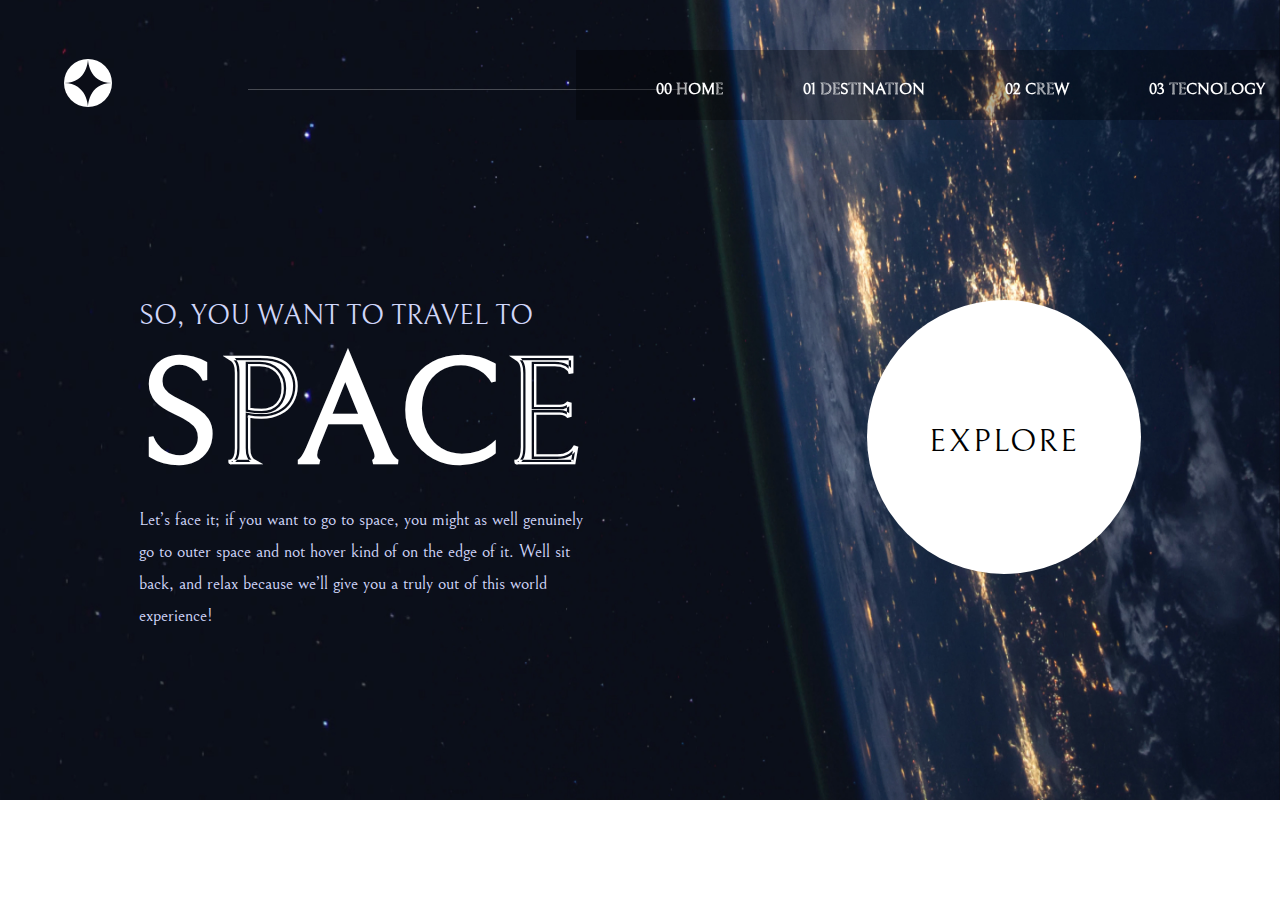
<file: index.html>
<!DOCTYPE html>
<html lang="en">
<head>
    <meta charset="UTF-8">
    <meta name="viewport" content="width=device-width, initial-scale=1.0">
    <title>Space Tourism</title>
    <!-- link css  -->
    <link rel="stylesheet" href="style.css">
    <!-- link responsive css  -->
    <link rel="stylesheet" href="responsive.css">
    <!-- link icons -->
    <link href='https://unpkg.com/boxicons@2.1.4/css/boxicons.min.css' rel='stylesheet'>
</head>
<body>
    <div class="header">
       <div class="logo"> <a href="#"><img src="image/Group 2.svg" alt="logo"></a></div>

       <div class="devider"><img src="image/Rectangle.png" alt="Rectangle" width="437px"></div>

        <div class="navmenu">
            <ul>
                <li><a href="index.html">00 HOME</a></li>
                <li><a href="distractionmoon.html">01 DESTINATION</a></li>
                <li><a href="crewA.html">02 CREW</a></li>
                <li><a href="tecA.html">03 TECNOLOGY</a></li>
            </ul>
        </div>
    </div>
    <section class="hero">
        <div class="content">
            <h5>SO, YOU WANT TO TRAVEL TO</h5>
            <h1>SPACE</h1>
            <p>Let’s face it; if you want to go to space, you might as well genuinely go to outer space and not hover kind of on the edge of it. Well sit back, and relax because we’ll give you a truly out of this world experience!</p>
        </div>
        <div class="explore">
            <a href="#">EXPLORE</a>
        </div>
    </section>
</body>
</html>
</file>
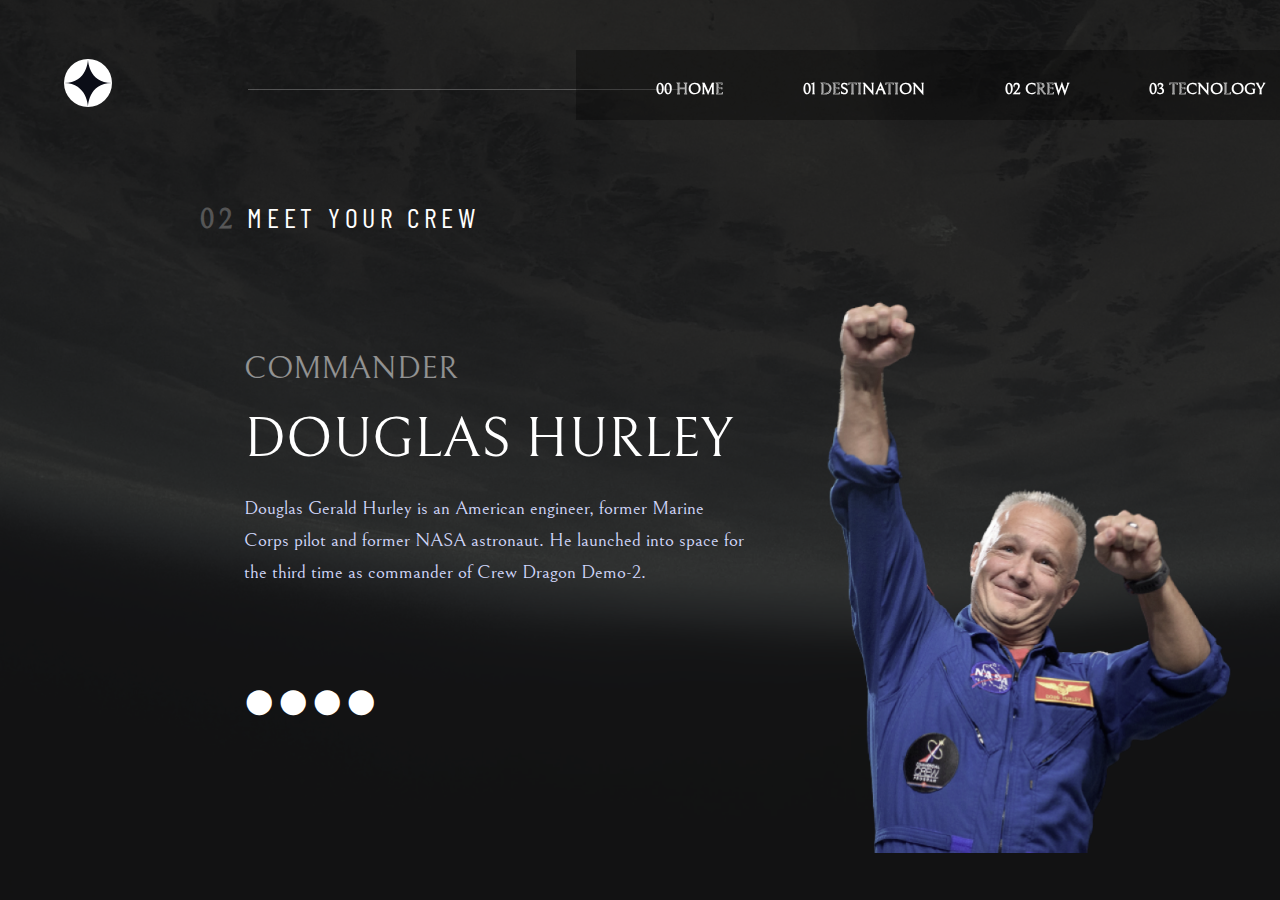
<file: crewA.html>
<!DOCTYPE html>
<html lang="en">
<head>
    <meta charset="UTF-8">
    <meta name="viewport" content="width=device-width, initial-scale=1.0">
    <title>Crew</title>
    <link rel="stylesheet" href="crewAstyle.css">
        <!-- link icons -->
        <link href='https://unpkg.com/boxicons@2.1.4/css/boxicons.min.css' rel='stylesheet'>
</head>
<body>
    <div class="header">
        <div class="logo"> <a href="#"><img src="image/Group 2.svg" alt="logo"></a></div>
 
        <div class="devider"><img src="image/Rectangle.png" alt="Rectangle" width="437px"></div>
 
         <div class="navmenu">
             <ul>
                 <li><a href="index.html">00 HOME</a></li>
                 <li><a href="distractionmoon.html">01 DESTINATION</a></li>
                 <li><a href="crewA.html">02 CREW</a></li>
                 <li><a href="tecA.html">03 TECNOLOGY</a></li>
             </ul>
         </div>
     </div>
     <sectio class="crew">
        <h5><span>02</span> Meet your crew</h5>
        <div class="crewa">
            <div class="content">
                <h4>Commander </h4>
                <h1>Douglas Hurley</h1>
                <p>Douglas Gerald Hurley is an American engineer, former Marine Corps pilot and former NASA astronaut. He launched into space for the third time as commander of Crew Dragon Demo-2.</p>
                <div class="icons">
                    <a href="crewA.html"><i class='bx bxs-circle'></i></a>
                    <a href="crewB.html"><i class='bx bxs-circle'></i></a>
                    <a href="crewC.html"><i class='bx bxs-circle'></i></a>
                    <a href="crewD.html"><i class='bx bxs-circle'></i></a>
                </div>
            </div>
            <div class="image">
                <img src="image/crew a.png" alt="human">
            </div>
        </div>
     </sectio>
</body>
</html>
</file>
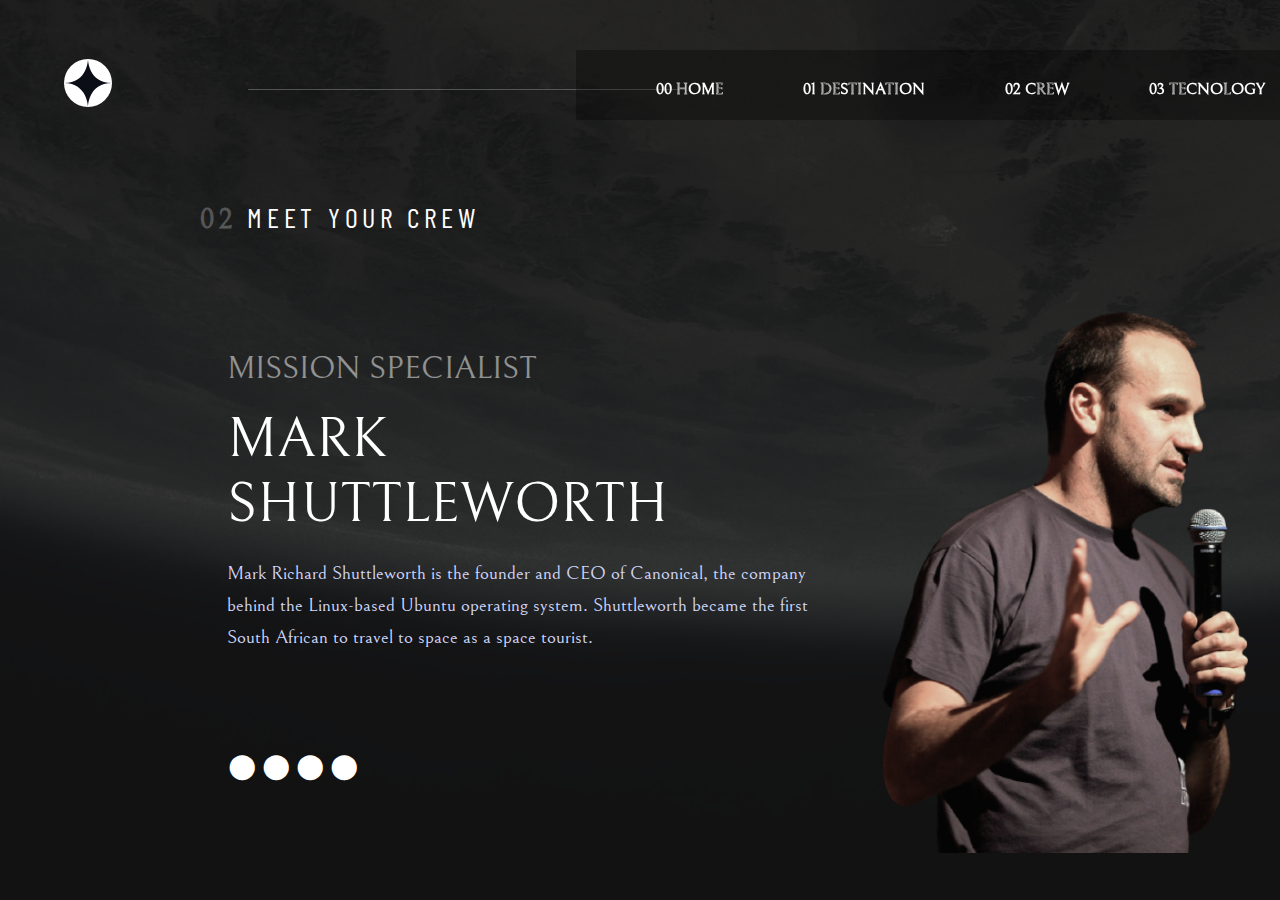
<file: crewB.html>
<!DOCTYPE html>
<html lang="en">
<head>
    <meta charset="UTF-8">
    <meta name="viewport" content="width=device-width, initial-scale=1.0">
    <title>Crew</title>
    <link rel="stylesheet" href="crewBstyle.css">
        <!-- link icons -->
        <link href='https://unpkg.com/boxicons@2.1.4/css/boxicons.min.css' rel='stylesheet'>
</head>
<body>
    <div class="header">
        <div class="logo"> <a href="#"><img src="image/Group 2.svg" alt="logo"></a></div>
 
        <div class="devider"><img src="image/Rectangle.png" alt="Rectangle" width="437px"></div>
 
         <div class="navmenu">
             <ul>
                 <li><a href="index.html">00 HOME</a></li>
                 <li><a href="distractionmoon.html">01 DESTINATION</a></li>
                 <li><a href="crewA.html">02 CREW</a></li>
                 <li><a href="tecA.html">03 TECNOLOGY</a></li>
             </ul>
         </div>
     </div>
     <sectio class="crew">
        <h5><span>02</span> Meet your crew</h5>
        <div class="crewa">
            <div class="content">
                <h4>Mission Specialist  </h4>
                <h1>MARK SHUTTLEWORTH</h1>
                <p>Mark Richard Shuttleworth is the founder and CEO of Canonical, the company behind the Linux-based Ubuntu operating system. Shuttleworth became the first South African to travel to space as a space tourist.</p>
                <div class="icons">
                    <a href="crewA.html"><i class='bx bxs-circle'></i></a>
                    <a href="crewB.html"><i class='bx bxs-circle'></i></a>
                    <a href="crewC.html"><i class='bx bxs-circle'></i></a>
                    <a href="crewD.html"><i class='bx bxs-circle'></i></a>
                </div>
            </div>
            <div class="image">
                <img src="image/crew B.png" alt="human">
            </div>
        </div>
     </sectio>
</body>
</html>
</file>
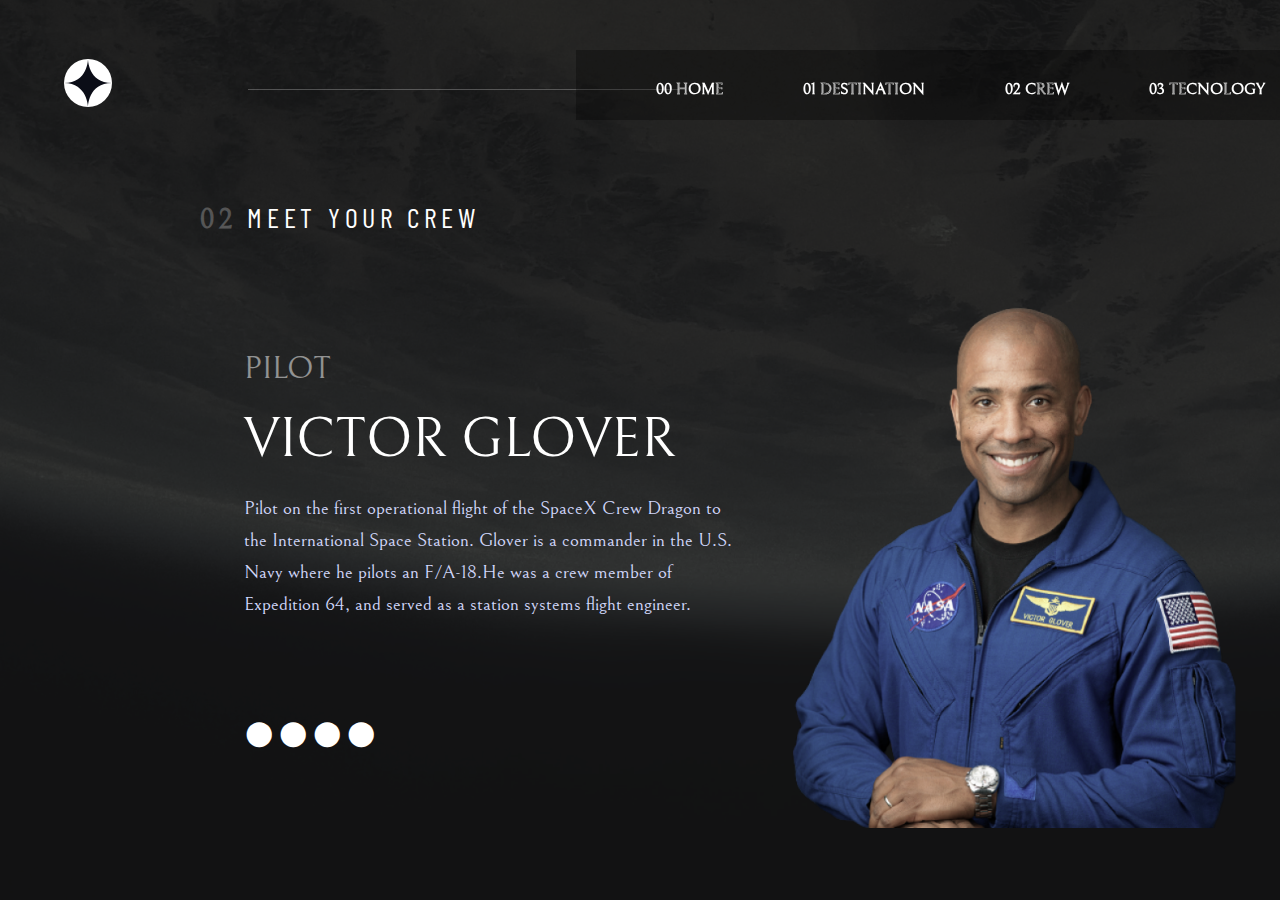
<file: crewC.html>
<!DOCTYPE html>
<html lang="en">
<head>
    <meta charset="UTF-8">
    <meta name="viewport" content="width=device-width, initial-scale=1.0">
    <title>Crew</title>
    <link rel="stylesheet" href="crewCstyle.css">
        <!-- link icons -->
        <link href='https://unpkg.com/boxicons@2.1.4/css/boxicons.min.css' rel='stylesheet'>
</head>
<body>
    <div class="header">
        <div class="logo"> <a href="#"><img src="image/Group 2.svg" alt="logo"></a></div>
 
        <div class="devider"><img src="image/Rectangle.png" alt="Rectangle" width="437px"></div>
 
         <div class="navmenu">
             <ul>
                 <li><a href="index.html">00 HOME</a></li>
                 <li><a href="distractionmoon.html">01 DESTINATION</a></li>
                 <li><a href="crewA.html">02 CREW</a></li>
                 <li><a href="tecA.html">03 TECNOLOGY</a></li>
             </ul>
         </div>
     </div>
     <sectio class="crew">
        <h5><span>02</span> Meet your crew</h5>
        <div class="crewa">
            <div class="content">
                <h4>PILOT </h4>
                <h1>Victor Glover</h1>
                <p>Pilot on the first operational flight of the SpaceX Crew Dragon to the International Space Station. Glover is a commander in the U.S. Navy where he pilots an F/A-18.He was a crew member of Expedition 64, and served as a station systems flight engineer. </p>
                <div class="icons">
                    <a href="crewA.html"><i class='bx bxs-circle'></i></a>
                    <a href="crewB.html"><i class='bx bxs-circle'></i></a>
                    <a href="crewC.html"><i class='bx bxs-circle'></i></a>
                    <a href="crewD.html"><i class='bx bxs-circle'></i></a>
                </div>
            </div>
            <div class="image">
                <img src="image/crew C.png" alt="human">
            </div>
        </div>
     </sectio>
</body>
</html>
</file>
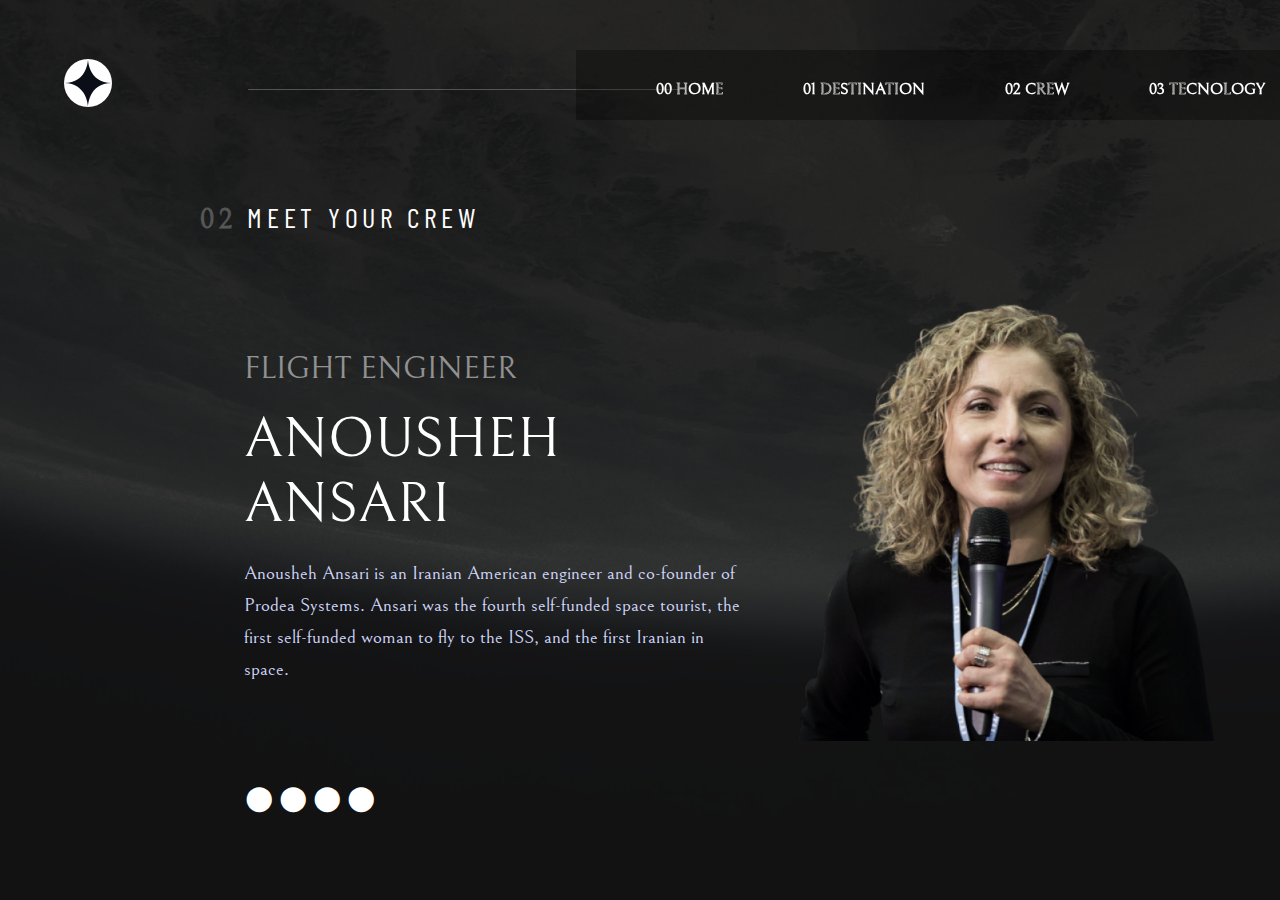
<file: crewD.html>
<!DOCTYPE html>
<html lang="en">
<head>
    <meta charset="UTF-8">
    <meta name="viewport" content="width=device-width, initial-scale=1.0">
    <title>Crew</title>
    <link rel="stylesheet" href="crewDstyle.css">
        <!-- link icons -->
        <link href='https://unpkg.com/boxicons@2.1.4/css/boxicons.min.css' rel='stylesheet'>
</head>
<body>
    <div class="header">
        <div class="logo"> <a href="#"><img src="image/Group 2.svg" alt="logo"></a></div>
 
        <div class="devider"><img src="image/Rectangle.png" alt="Rectangle" width="437px"></div>
 
         <div class="navmenu">
             <ul>
                 <li><a href="index.html">00 HOME</a></li>
                 <li><a href="distractionmoon.html">01 DESTINATION</a></li>
                 <li><a href="crewA.html">02 CREW</a></li>
                 <li><a href="tecA.html">03 TECNOLOGY</a></li>
             </ul>
         </div>
     </div>
     <sectio class="crew">
        <h5><span>02</span> Meet your crew</h5>
        <div class="crewa">
            <div class="content">
                <h4>Flight Engineer </h4>
                <h1>Anousheh Ansari</h1>
                <p>Anousheh Ansari is an Iranian American engineer and co-founder of Prodea Systems. Ansari was the fourth self-funded space tourist, the first self-funded woman to fly to the ISS, and the first Iranian in space.  </p>
                <div class="icons">
                    <a href="crewA.html"><i class='bx bxs-circle'></i></a>
                    <a href="crewB.html"><i class='bx bxs-circle'></i></a>
                    <a href="crewC.html"><i class='bx bxs-circle'></i></a>
                    <a href="crewD.html"><i class='bx bxs-circle'></i></a>
                </div>
            </div>
            <div class="image">
                <img src="image/crew D.png" alt="human">
            </div>
        </div>
     </sectio>
</body>
</html>
</file>
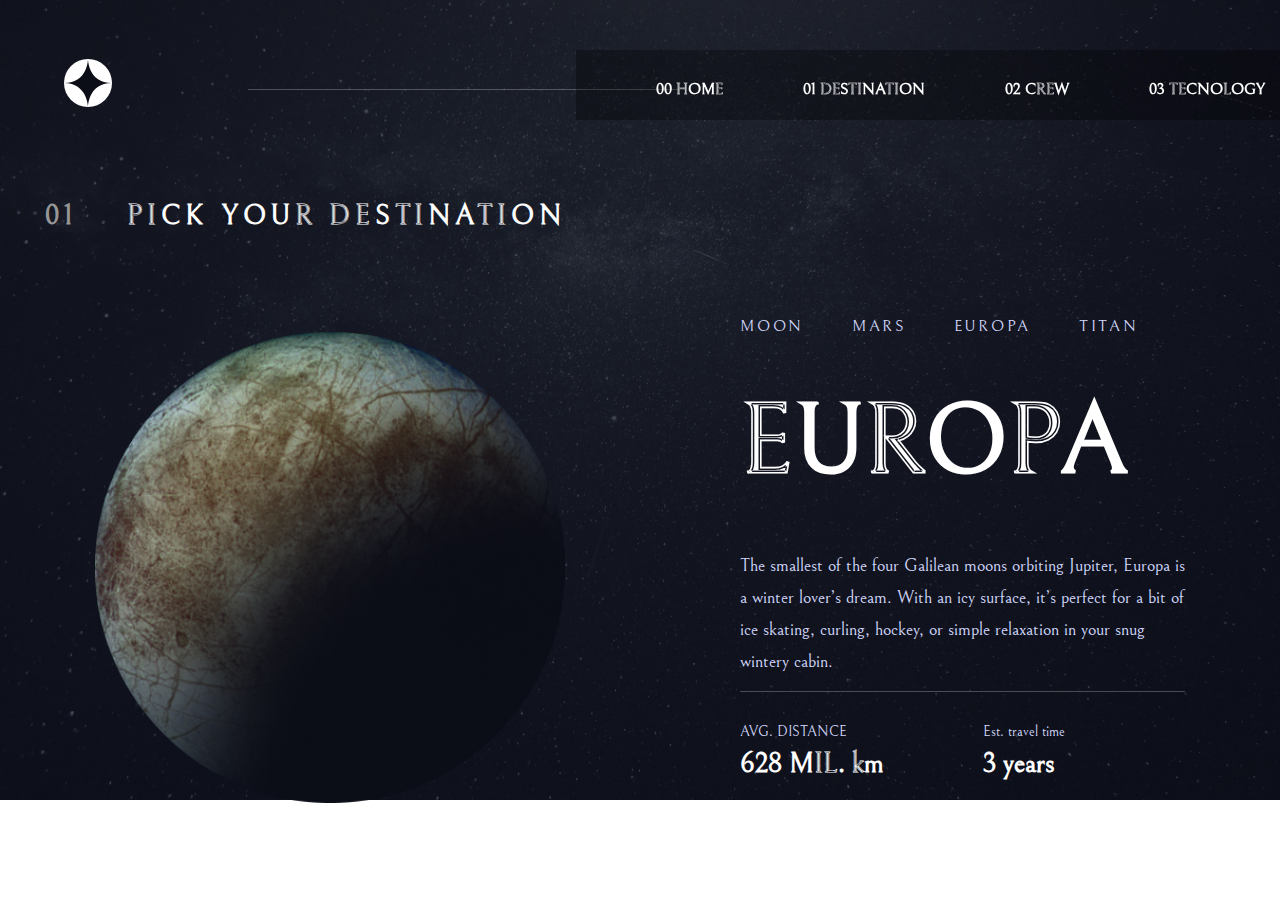
<file: distractioneuropa.html>
<!DOCTYPE html>
<html lang="en">
<head>
    <meta charset="UTF-8">
    <meta name="viewport" content="width=device-width, initial-scale=1.0">
    <title>EUROPA</title>
    <!-- link css  -->
    <link rel="stylesheet" href="europastyle.css">
    <!-- link icons -->
    <link href='https://unpkg.com/boxicons@2.1.4/css/boxicons.min.css' rel='stylesheet'>
</head>
<body>
    <div class="header">
        <div class="logo"> <a href="#"><img src="image/Group 2.svg" alt="logo"></a></div>
 
        <div class="devider"><img src="image/Rectangle.png" alt="Rectangle" width="437px"></div>
 
         <div class="navmenu">
             <ul>
                 <li><a href="index.html">00 HOME</a></li>
                 <li><a href="distractionmoon.html">01 DESTINATION</a></li>
                 <li><a href="crewA.html">02 CREW</a></li>
                 <li><a href="tecA.html">03 TECNOLOGY</a></li>
             </ul>
         </div>
     </div>
     <!-- Hero section  -->
     <section class="europa">  
        <div class="image">
            <h2><span>01</span>PICK YOUR DESTINATION</h2>
            <img src="image/europa.png" alt="europa">
        </div>
        <!-- hero content  -->
        <div class="content">
            <ul class="subnav">
                <li><a href="distractionmoon.html">MOON</a></li>
                <li><a href="distractionmars.html">MARS</a></li>
                <li><a href="distractioneuropa.html">EUROPA</a></li>
                <li><a href="distractiontitan.html">TITAN</a></li>
            </ul>
            <h1>EUROPA</h1>
            <p>The smallest of the four Galilean moons orbiting Jupiter, Europa is a winter lover’s dream. With an icy surface, it’s perfect for a bit of ice skating, curling, hockey, or simple relaxation in your snug wintery cabin.</p>
            <img src="image/Rectangle.png" alt="rectangle">
            <div class="distance">
                <div class="space">
                    <p>AVG. DISTANCE</p>
                    <h5>628 MIL. km</h5>
                </div>
                <div class="time">
                    <p>Est. travel time</p>
                    <h5>3 years</h5>
                </div>
            </div>
        </div>
        <!-- hero content  -->
     </section>
             <!-- hero section  -->
</body>
</html>
</file>
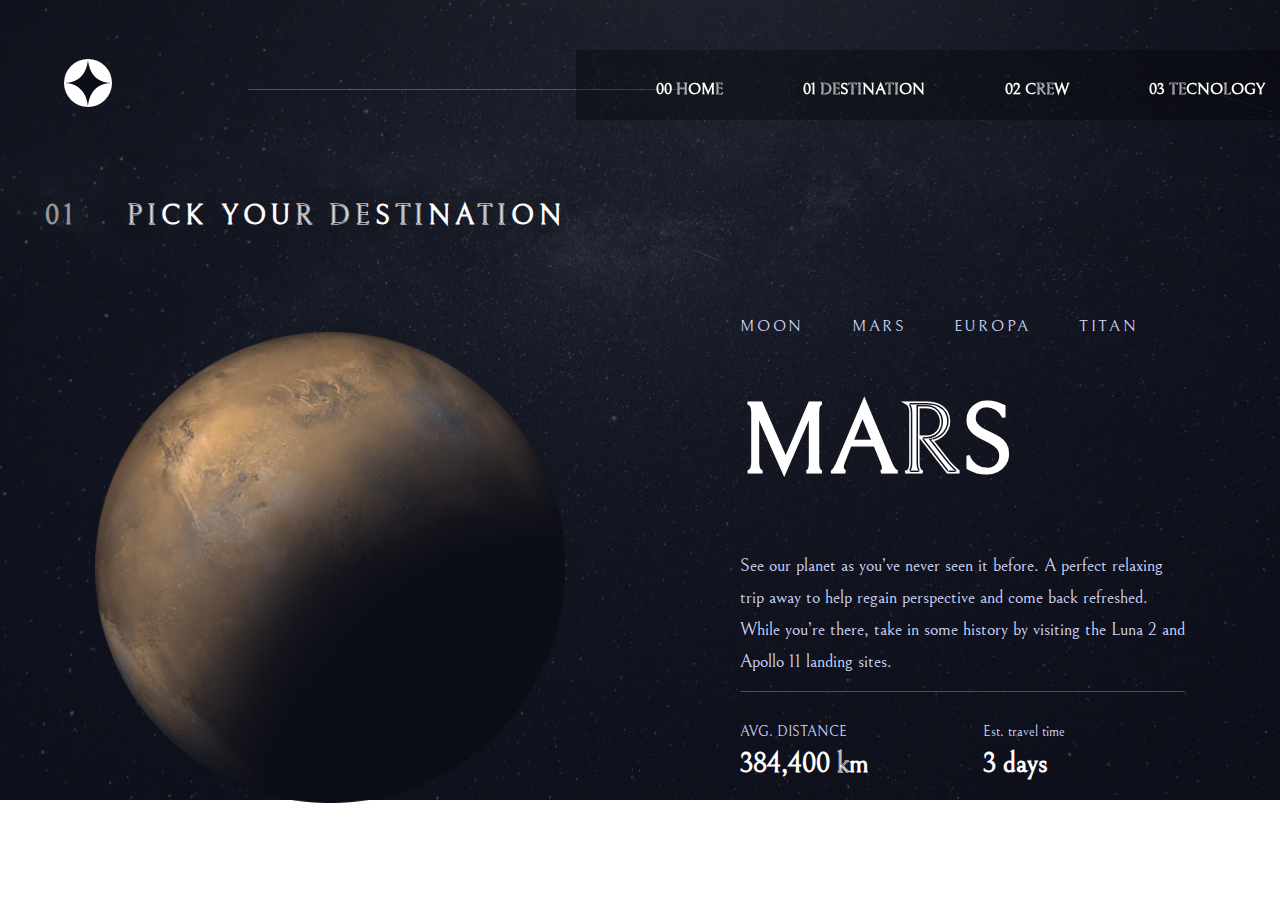
<file: distractionmars.html>
<!DOCTYPE html>
<html lang="en">
<head>
    <meta charset="UTF-8">
    <meta name="viewport" content="width=device-width, initial-scale=1.0">
    <title>MARS</title>
    <!-- link css  -->
    <link rel="stylesheet" href="marstyle.css">
    <!-- link icons -->
    <link href='https://unpkg.com/boxicons@2.1.4/css/boxicons.min.css' rel='stylesheet'>
</head>
<body>
    <div class="header">
        <div class="logo"> <a href="#"><img src="image/Group 2.svg" alt="logo"></a></div>
 
        <div class="devider"><img src="image/Rectangle.png" alt="Rectangle" width="437px"></div>
 
         <div class="navmenu">
             <ul>
                 <li><a href="index.html">00 HOME</a></li>
                 <li><a href="distractionmoon.html">01 DESTINATION</a></li>
                 <li><a href="crewA.html">02 CREW</a></li>
                 <li><a href="tecA.html">03 TECNOLOGY</a></li>
             </ul>
         </div>
     </div>
     <!-- Hero section  -->
     <section class="mars">  
        <div class="image">
            <h2><span>01</span>PICK YOUR DESTINATION</h2>
            <img src="image/mars.png" alt="mars">
        </div>
        <!-- hero content  -->
        <div class="content">
            <ul class="subnav">
                <li><a href="distractionmoon.html">MOON</a></li>
                <li><a href="distractionmars.html">MARS</a></li>
                <li><a href="distractioneuropa.html">EUROPA</a></li>
                <li><a href="distractiontitan.html">TITAN</a></li>
            </ul>
            <h1>MARS</h1>
            <p>See our planet as you’ve never seen it before. A perfect relaxing trip away to help regain perspective and come back refreshed. While you’re there, take in some history by visiting the Luna 2 and Apollo 11 landing sites.</p>
            <img src="image/Rectangle.png" alt="rectangle">
            <div class="distance">
                <div class="space">
                    <p>AVG. DISTANCE</p>
                    <h5>384,400 km</h5>
                </div>
                <div class="time">
                    <p>Est. travel time</p>
                    <h5>3 days</h5>
                </div>
            </div>
        </div>
        <!-- hero content  -->
     </section>
             <!-- hero section  -->
</body>
</html>
</file>
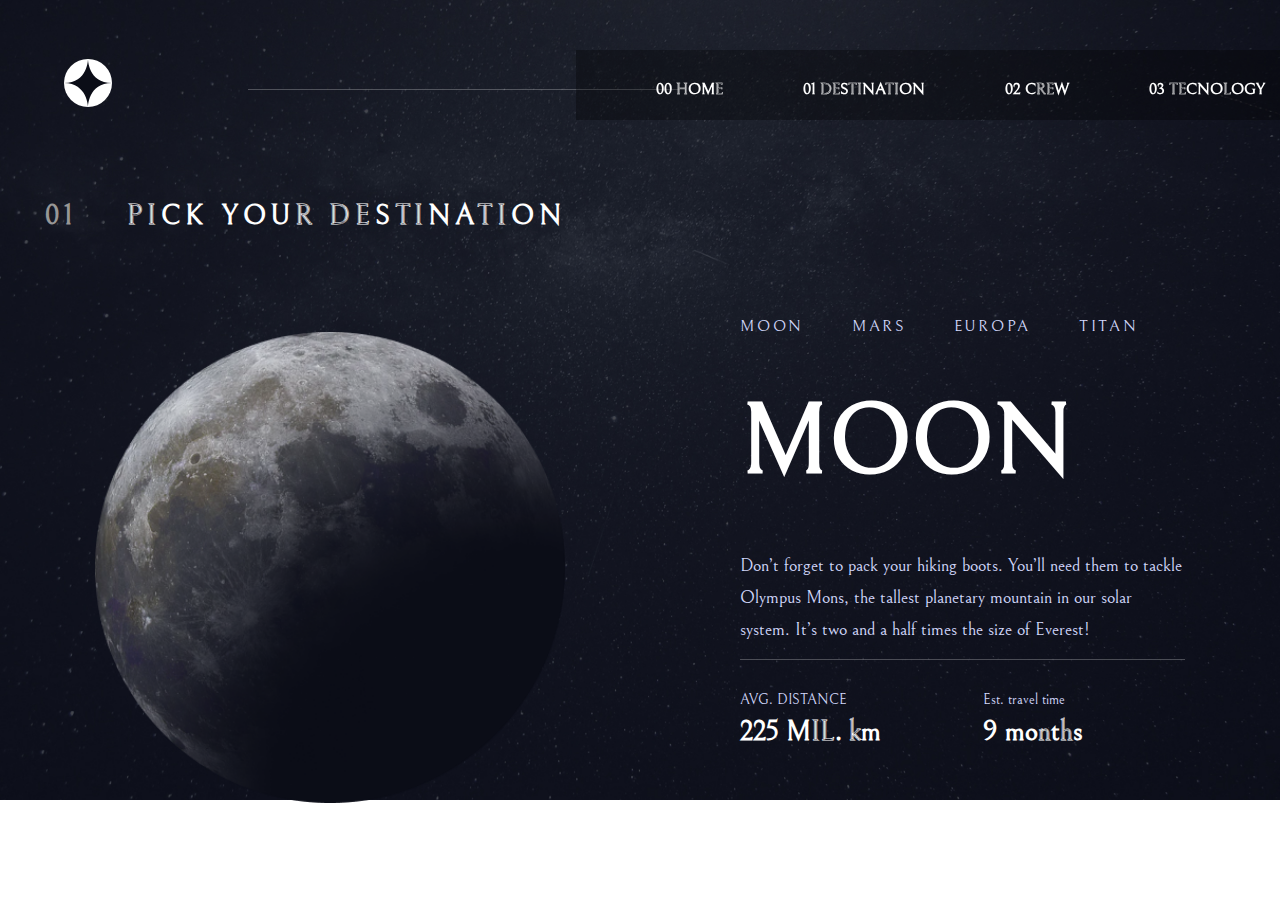
<file: distractionmoon.html>
<!DOCTYPE html>
<html lang="en">
<head>
    <meta charset="UTF-8">
    <meta name="viewport" content="width=device-width, initial-scale=1.0">
    <title>MOON</title>
    <!-- link css  -->
    <link rel="stylesheet" href="moonstyle.css">
    <!-- link icons -->
    <link href='https://unpkg.com/boxicons@2.1.4/css/boxicons.min.css' rel='stylesheet'>
</head>
<body>
    <div class="header">
        <div class="logo"> <a href="#"><img src="image/Group 2.svg" alt="logo"></a></div>
 
        <div class="devider"><img src="image/Rectangle.png" alt="Rectangle" width="437px"></div>
 
         <div class="navmenu">
             <ul>
                 <li><a href="index.html">00 HOME</a></li>
                 <li><a href="distractionmoon.html">01 DESTINATION</a></li>
                 <li><a href="crewA.html">02 CREW</a></li>
                 <li><a href="tecA.html">03 TECNOLOGY</a></li>
             </ul>
         </div>
     </div>
     <!-- Hero section  -->
     <section class="moon">  
        <div class="image">
            <h2><span>01</span>PICK YOUR DESTINATION</h2>
            <img src="image/Moon.png" alt="moon">
        </div>
        <!-- hero content  -->
        <div class="content">
            <ul class="subnav">
                <li><a href="distractionmoon.html">MOON</a></li>
                <li><a href="distractionmars.html">MARS</a></li>
                <li><a href="distractioneuropa.html">EUROPA</a></li>
                <li><a href="distractiontitan.html">TITAN</a></li>
            </ul>
            <h1>MOON</h1>
            <p>Don’t forget to pack your hiking boots. You’ll need them to tackle Olympus Mons, the tallest planetary mountain in our solar system. It’s two and a half times the size of Everest!</p>
            <img src="image/Rectangle.png" alt="rectangle">
            <div class="distance">
                <div class="space">
                    <p>AVG. DISTANCE</p>
                    <h5>225 MIL. km</h5>
                </div>
                <div class="time">
                    <p>Est. travel time</p>
                    <h5>9 months</h5>
                </div>
            </div>
        </div>
        <!-- hero content  -->
     </section>
             <!-- hero section  -->
</body>
</html>
</file>
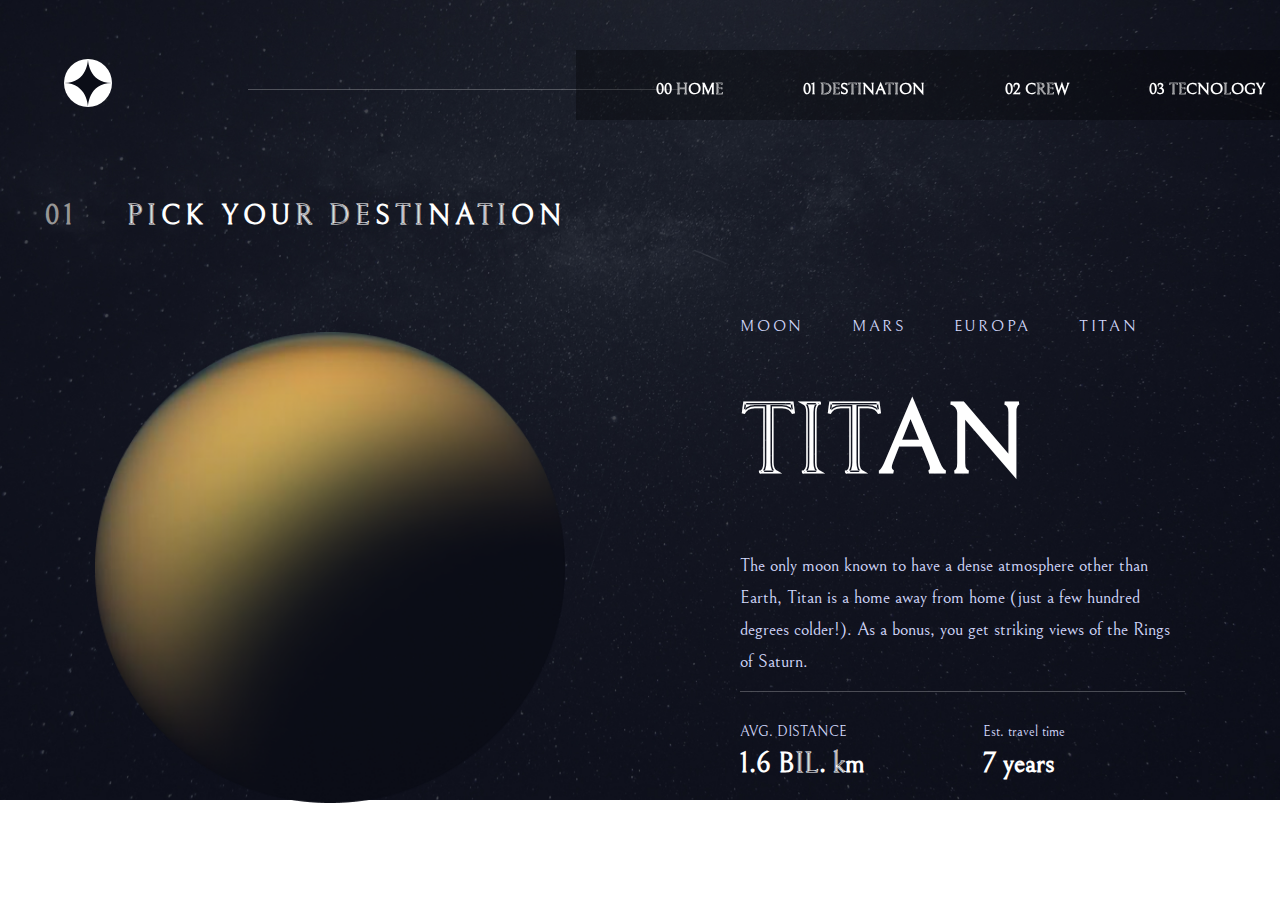
<file: distractiontitan.html>
<!DOCTYPE html>
<html lang="en">
<head>
    <meta charset="UTF-8">
    <meta name="viewport" content="width=device-width, initial-scale=1.0">
    <title>TITAN</title>
    <!-- link css  -->
    <link rel="stylesheet" href="titanstyle.css">
    <!-- link icons -->
    <link href='https://unpkg.com/boxicons@2.1.4/css/boxicons.min.css' rel='stylesheet'>
</head>
<body>
    <div class="header">
        <div class="logo"> <a href="#"><img src="image/Group 2.svg" alt="logo"></a></div>
 
        <div class="devider"><img src="image/Rectangle.png" alt="Rectangle" width="437px"></div>
 
         <div class="navmenu">
             <ul>
                 <li><a href="index.html">00 HOME</a></li>
                 <li><a href="distractionmoon.html">01 DESTINATION</a></li>
                 <li><a href="crewA.html">02 CREW</a></li>
                 <li><a href="tecA.html">03 TECNOLOGY</a></li>
             </ul>
         </div>
     </div>
     <!-- Hero section  -->
     <section class="titan">  
        <div class="image">
            <h2><span>01</span>PICK YOUR DESTINATION</h2>
            <img src="image/Titan.png" alt="titan">
        </div>
        <!-- hero content  -->
        <div class="content">
            <ul class="subnav">
                <li><a href="distractionmoon.html">MOON</a></li>
                <li><a href="distractionmars.html">MARS</a></li>
                <li><a href="distractioneuropa.html">EUROPA</a></li>
                <li><a href="distractiontitan.html">TITAN</a></li>
            </ul>
            <h1>TITAN</h1>
            <p>The only moon known to have a dense atmosphere other than Earth, Titan is a home away from home (just a few hundred degrees colder!). As a bonus, you get striking views of the Rings of Saturn.</p>
            <img src="image/Rectangle.png" alt="rectangle">
            <div class="distance">
                <div class="space">
                    <p>AVG. DISTANCE</p>
                    <h5>1.6 BIL. km</h5>
                </div>
                <div class="time">
                    <p>Est. travel time</p>
                    <h5>7 years</h5>
                </div>
            </div>
        </div>
        <!-- hero content  -->
     </section>
             <!-- hero section  -->
</body>
</html>
</file>
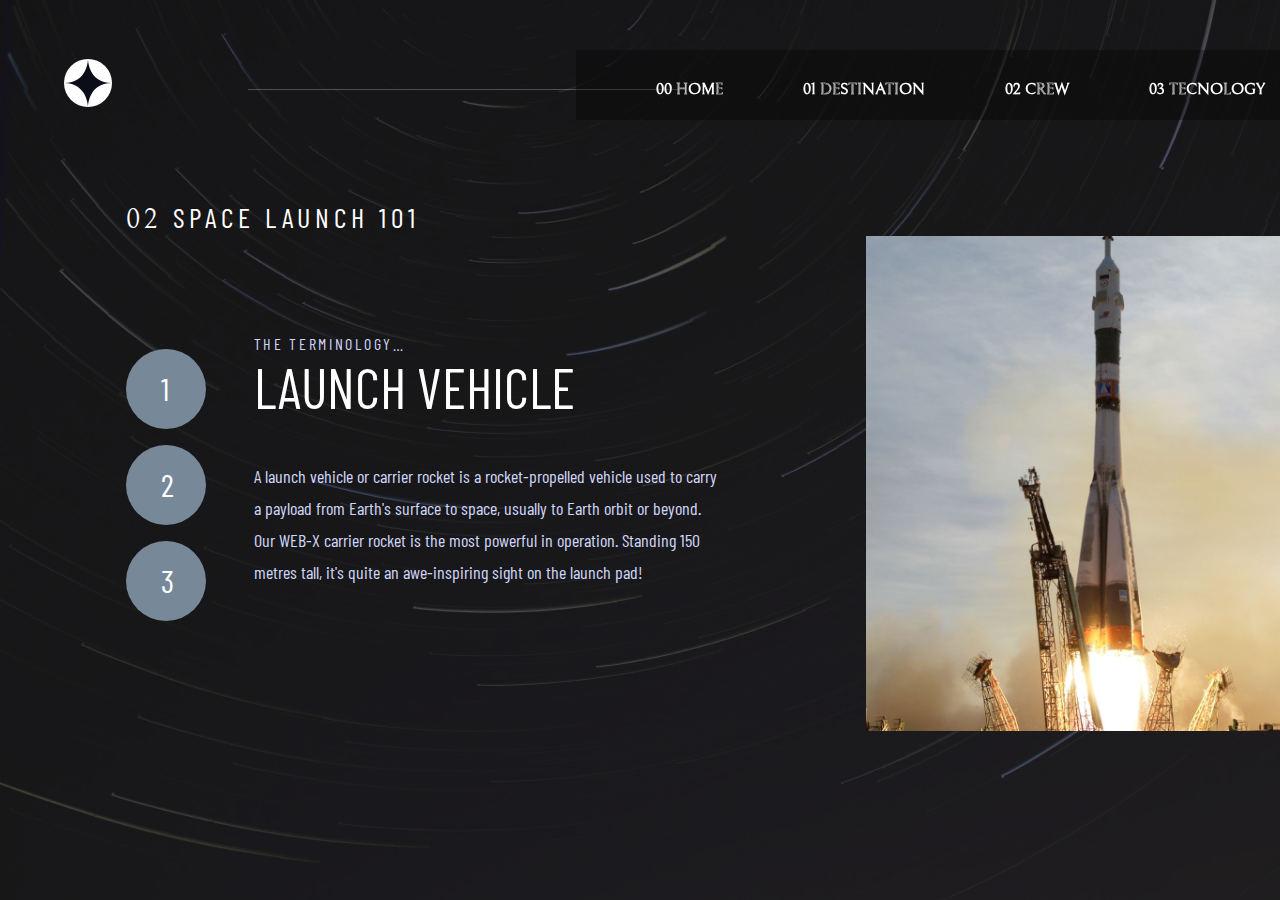
<file: tecA.html>
<!DOCTYPE html>
<html lang="en">
<head>
    <meta charset="UTF-8">
    <meta name="viewport" content="width=device-width, initial-scale=1.0">
    <title>Tecnology</title>
    <link rel="stylesheet" href="tecAstyle.css">
        <!-- link icons -->
        <link href='https://unpkg.com/boxicons@2.1.4/css/boxicons.min.css' rel='stylesheet'>
</head>
<body>
    <div class="header">
        <div class="logo"> <a href="#"><img src="image/Group 2.svg" alt="logo"></a></div>
 
        <div class="devider"><img src="image/Rectangle.png" alt="Rectangle" width="437px"></div>
 
         <div class="navmenu">
             <ul>
                 <li><a href="index.html">00 HOME</a></li>
                 <li><a href="distractionmoon.html">01 DESTINATION</a></li>
                 <li><a href="crewA.html">02 CREW</a></li>
                 <li><a href="tecA.html">03 TECNOLOGY</a></li>
             </ul>
         </div>
     </div>
     <!-- Tecnology section  -->
     <section class="tec">
        <h5><span>02</span> SPACE LAUNCH 101</h5>
        <div class="tecA">
            <div class="tec-link">
                <div class="page">
                    <a href="tecA.html">1</a>
                </div>
                <div class="page">
                    <a href="tecB.html">2</a>
                </div>
                <div class="page">
                    <a href="tecC.html">3</a>
                </div>
            </div>
            <div class="tec-content">
                <h4>THE TERMINOLOGY…</h4>
                <h1>LAUNCH VEHICLE</h1>
                <p>A launch vehicle or carrier rocket is a rocket-propelled vehicle used to carry a payload from Earth's surface to space, usually to Earth orbit or beyond. Our WEB-X carrier rocket is the most powerful in operation. Standing 150 metres tall, it's quite an awe-inspiring sight on the launch pad!</p>
            </div>
            <div class="tec-img">
                <img src="image/tec1.png" alt="rocket">
            </div>
        </div>
     </section>
     <!-- Tecnology section end -->
</body>
</html>
</file>
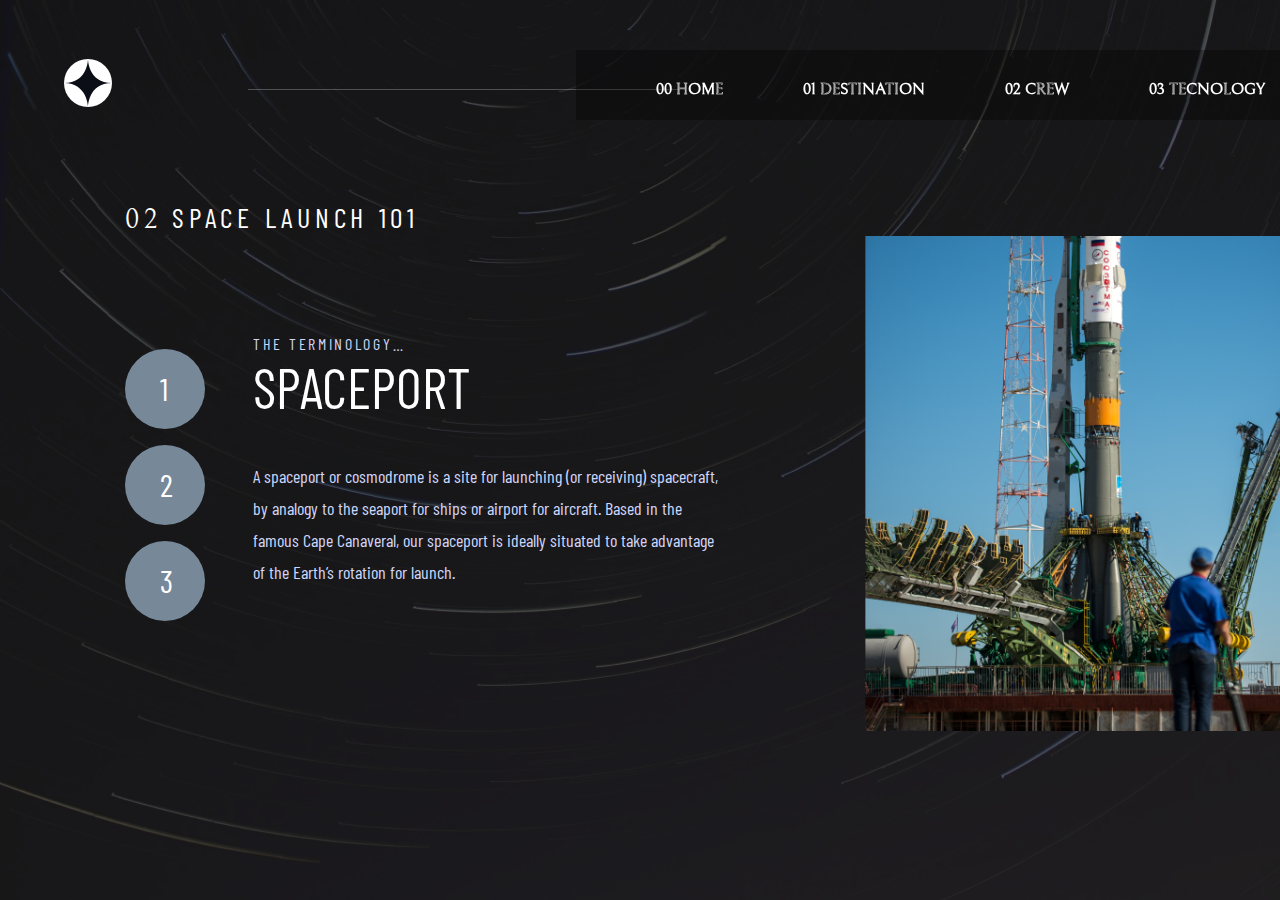
<file: tecB.html>
<!DOCTYPE html>
<html lang="en">
<head>
    <meta charset="UTF-8">
    <meta name="viewport" content="width=device-width, initial-scale=1.0">
    <title>Tecnology</title>
    <link rel="stylesheet" href="tecBstyle.css">
        <!-- link icons -->
        <link href='https://unpkg.com/boxicons@2.1.4/css/boxicons.min.css' rel='stylesheet'>
</head>
<body>
    <div class="header">
        <div class="logo"> <a href="#"><img src="image/Group 2.svg" alt="logo"></a></div>
 
        <div class="devider"><img src="image/Rectangle.png" alt="Rectangle" width="437px"></div>
 
         <div class="navmenu">
             <ul>
                 <li><a href="index.html">00 HOME</a></li>
                 <li><a href="distractionmoon.html">01 DESTINATION</a></li>
                 <li><a href="crewA.html">02 CREW</a></li>
                 <li><a href="tecA.html">03 TECNOLOGY</a></li>
             </ul>
         </div>
     </div>
     <!-- Tecnology section  -->
     <section class="tec">
        <h5><span>02</span> SPACE LAUNCH 101</h5>
        <div class="tecA">
            <div class="tec-link">
                <div class="page">
                    <a href="tecA.html">1</a>
                </div>
                <div class="page">
                    <a href="tecB.html">2</a>
                </div>
                <div class="page">
                    <a href="tecC.html">3</a>
                </div>
            </div>
            <div class="tec-content">
                <h4>THE TERMINOLOGY…</h4>
                <h1>SPACEPORT</h1>
                <p>A spaceport or cosmodrome is a site for launching (or receiving) spacecraft, by analogy to the seaport for ships or airport for aircraft. Based in the famous Cape Canaveral, our spaceport is ideally situated to take advantage of the Earth’s rotation for launch.</p>
            </div>
            <div class="tec-img">
                <img src="image/tec2.png" alt="rocket">
            </div>
        </div>
     </section>
     <!-- Tecnology section end -->
</body>
</html>
</file>
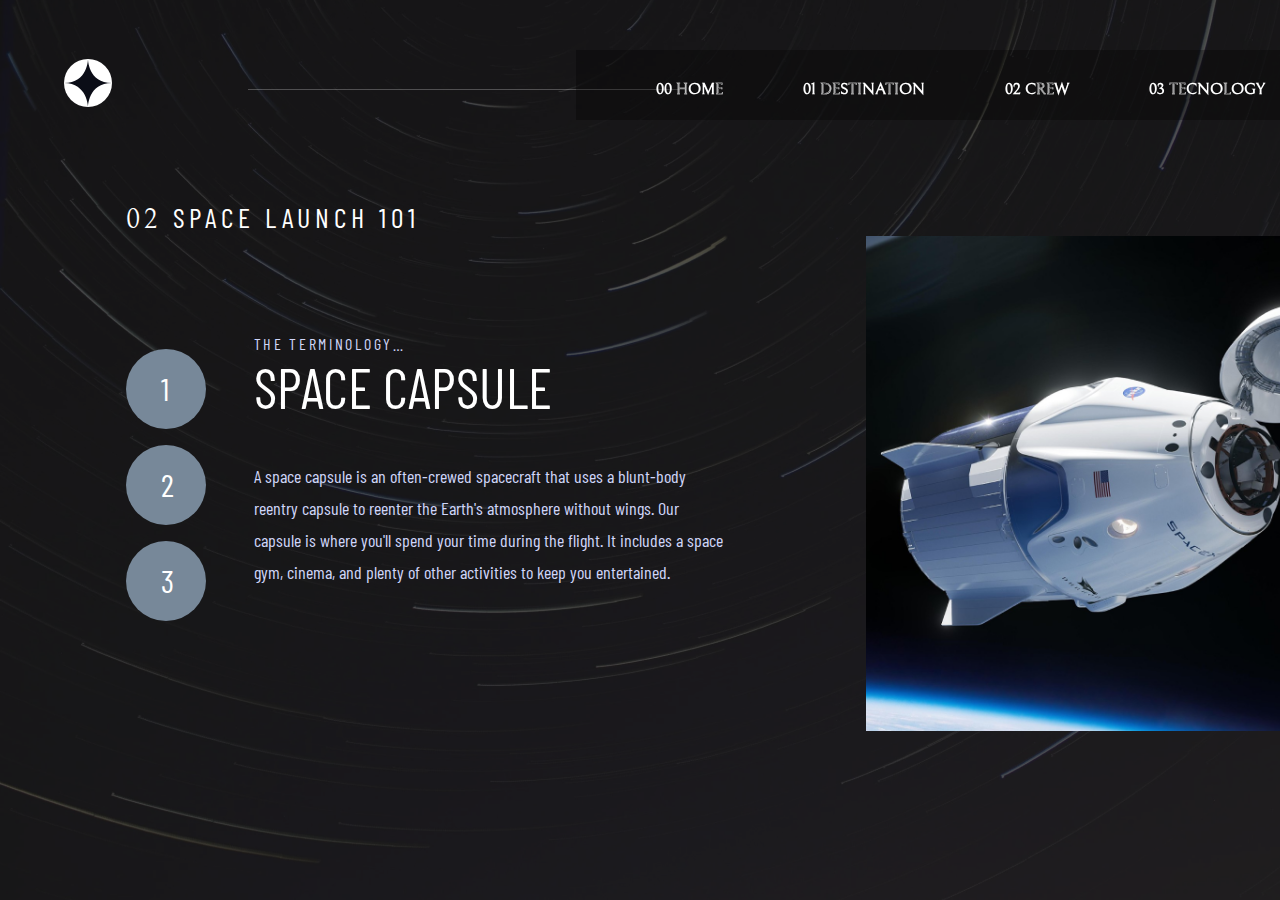
<file: tecC.html>
<!DOCTYPE html>
<html lang="en">
<head>
    <meta charset="UTF-8">
    <meta name="viewport" content="width=device-width, initial-scale=1.0">
    <title>Tecnology</title>
    <link rel="stylesheet" href="tecCstyle.css">
        <!-- link icons -->
        <link href='https://unpkg.com/boxicons@2.1.4/css/boxicons.min.css' rel='stylesheet'>
</head>
<body>
    <div class="header">
        <div class="logo"> <a href="#"><img src="image/Group 2.svg" alt="logo"></a></div>
 
        <div class="devider"><img src="image/Rectangle.png" alt="Rectangle" width="437px"></div>
 
         <div class="navmenu">
             <ul>
                 <li><a href="index.html">00 HOME</a></li>
                 <li><a href="distractionmoon.html">01 DESTINATION</a></li>
                 <li><a href="crewA.html">02 CREW</a></li>
                 <li><a href="tecA.html">03 TECNOLOGY</a></li>
             </ul>
         </div>
     </div>
     <!-- Tecnology section  -->
     <section class="tec">
        <h5><span>02</span> SPACE LAUNCH 101</h5>
        <div class="tecA">
            <div class="tec-link">
                <div class="page">
                    <a href="tecA.html">1</a>
                </div>
                <div class="page">
                    <a href="tecB.html">2</a>
                </div>
                <div class="page">
                    <a href="tecC.html">3</a>
                </div>
            </div>
            <div class="tec-content">
                <h4>THE TERMINOLOGY…</h4>
                <h1>SPACE CAPSULE</h1>
                <p>A space capsule is an often-crewed spacecraft that uses a blunt-body reentry capsule to reenter the Earth's atmosphere without wings. Our capsule is where you'll spend your time during the flight. It includes a space gym, cinema, and plenty of other activities to keep you entertained.</p>
            </div>
            <div class="tec-img">
                <img src="image/tec3.png" alt="rocket">
            </div>
        </div>
     </section>
     <!-- Tecnology section end -->
</body>
</html>
</file>
<file: style.css>
@import url('https://fonts.googleapis.com/css2?family=Bellefair&display=swap');
*{ 
    margin: 0;
    padding: 0;
    box-sizing: border-box;
    font-family: 'Bellefair', serif;
    text-decoration: none;
    list-style: none;
}
/* This is header  */
body{
    background-image: url(image/Bitmap.jpg);
    background-repeat: no-repeat;
    background-size: cover;
}


.header{
    display: flex;
    align-items: center;
    justify-content: space-between;
    height: auto;
    width: 100%;
    position: fixed;
    top: 0;
    left: 0;
    margin: 50px 5%;
}
.devider{
    width: 15%;
}
.navmenu{
    height: 70px;
    width: 60%;
    background: rgba(0, 0, 1, .3);
}
.navmenu ul{
    display: flex;
    align-items: center;
    justify-content: center;
    margin-top: 30px;
}
.navmenu a{
    margin: 0 40px;
    color: #ffffff;
    font-size: 16px;
    font-weight: 600;
}
.navmenu a:hover{
    padding-bottom: 20px;
    border-bottom: solid #fff 2px;
}
/* This is header  end */

/* hero section  */
.hero{
    text-align: center;
    margin-top: 300px;
    color: #fff;
    display: flex;
    justify-content: space-around;
}
.content{
    width: 450px;
    height: 382px;
    text-align: start;
}
.content h5{
    
    font-size: 28px;
    font-weight: 400;
    color: #D0D6F9;
}
.content h1{
    font-size: 150px;
    font-weight: 600;
    color: #ffffff;
}
.content p{
    font-size: 18px;
    font-weight: 400;
    color: #D0D6F9;
    line-height: 32px;
}
.explore{
    width: 274px;
    height: 274px;
    background: #fff;
    border-radius: 50%;
    text-align: center;
}
.explore a{
    font-size: 32px;
    color: #000;
    letter-spacing: 2px;
    line-height: 1px;
    position: relative;
    top: 137px;
}
</file>
<file: responsive.css>
@media(max-width:763px){
    body{
        background-image: url(image/Bitmap\ tab.jpg);
        background-repeat: no-repeat;
        background-size: cover;
    }
    .header{
        justify-content: space-between;
        margin: 0 5%;
    }
    .devider{
        display: none;
    }
    .hero{
        flex-direction: column;
        align-items: center;
    }
    .navmenu{
        width: 80%;
    }
    .navmenu a{
        font-size: 12px;
        margin: 0 20px;
    }
    .content{
        margin-top: 50px;
    }
    .explore{
        margin-top: 50px;
        margin-bottom: 50px;
    }
}
@media(max-width:370px){
    .header{
        margin: 10px 5%;
    }
    .navmenu a{
        display: none;
    }
    .hero{
        align-items: center;
        margin-top: 100px;
    }
    .content{
        width: 80%;

    }
    .content h1{
        font-size: 60px;
        margin-bottom: 10px;
    }
    .content h5{
        font-size: 14px;
        margin-bottom: 10px;
    }
    
    .content p{
        font-size: 12px;
    }
    .explore{
        height: 174px;
        width: 174px;
        margin-top: -100px;
    }
    .explore a{
        font-size: 18px;
        top: 80px;
    }
    body{
        background-repeat: repeat-y;
    }
    }
</file>
<file: crewAstyle.css>
@import url('https://fonts.googleapis.com/css2?family=Bellefair&display=swap');
@import url('https://fonts.googleapis.com/css2?family=Barlow+Condensed:wght@100;200;300;400;500;600;700;800;900&display=swap');
*{ 
    margin: 0;
    padding: 0;
    box-sizing: border-box;
    font-family: 'Bellefair', serif;
    text-decoration: none;
    list-style: none;
}
/* This is header  */
body{
    background: url(image/crewbg.png), hsl(0, 0%, 9%, 2.5)  no-repeat;
}


.header{
    display: flex;
    align-items: center;
    justify-content: space-between;
    height: auto;
    width: 100%;
    position: fixed;
    top: 0;
    left: 0;
    margin: 50px 5%;
}
.devider{
    width: 15%;
}
.navmenu{
    height: 70px;
    width: 60%;
    background: rgba(0, 0, 1, .3);
}
.navmenu ul{
    display: flex;
    align-items: center;
    justify-content: center;
    margin-top: 30px;
}
.navmenu a{
    margin: 0 40px;
    color: #ffffff;
    font-size: 1rem;
    font-weight: 600;
}
.navmenu a:hover{
    padding-bottom: 20px;
    border-bottom: solid #fff 2px;
}
/* This is header  end */
/* crew start  */
.crew h5{
    color: #FFF;
    font-family: 'Barlow Condensed', sans-serif;
    font-size: 1.75rem;
    font-weight: 400;
    line-height: normal;
    letter-spacing: 4.725px;
    text-transform: uppercase;
    position: absolute;
    margin: 200px 0 0 200px;
}
.crew span{
    font-size: 1.75rem;
    font-weight: 700;
    letter-spacing: 4.725px;
    opacity: 0.25;
}
.crewa{
    display: flex;
    justify-content: space-evenly;
    position: relative;
    top: 300px;
}

.image{
    flex-basis: 35%;
}
.content{
    max-width: 500px;
    height: 500px;
    font-family: 'Barlow Condensed', sans-serif;
    margin: 50px 0 0 200px;
}
.content h4{
    color: #FFF;
    font-size: 2rem;
    font-weight: 400;
    line-height: normal;
    text-transform: uppercase;
    opacity: 0.5042;
    margin-bottom: 20px;
}
.content h1{
    color: #FFF;
    font-size: 3.5rem;
    font-weight: 400;
    line-height: normal;
    text-transform: uppercase;
    margin-bottom: 20px;
}
.content p{
    color: #D0D6F9;
    font-size: 1.2rem;
    font-weight: 400;
    line-height: 32px; 
}
.icons{
    position: relative;
    top: 100px;
}
.icons a{
    color: #fff;
    font-size: 1.88rem;
    gap: 2rem;
}
.icons a:hover{
    color: #000;
}
.image img {
    width: 100%;
    height: auto;
    position: relative;
    /* top: -200px; */
}
/* crew end  */

/* responsive css */
@media(max-width:763px){
    html{
        font-size: 85%;
    }
    .header{
        justify-content: space-between;
        margin: 0 ;
    }
    .navmenu ul{
        gap: 20px;
    }
    .navmenu a{
        font-size: 13px;
        margin: 0;
    }
    .navmenu a:hover{
        padding-bottom: 20px;
        border-bottom: 2px solid #fff;
    }
    .devider{
        display: none;
    }
    .logo{
        margin-left: 20px;
    }
    .crew h5{
        margin: 100px 0 0 100px;
    }
    .crewa{
        flex-direction: column;
    }
    .content{
        text-align: center;
        margin: 30px 0 0 100px;
    }
}
@media(max-width:370px){
    html{
        font-size: 60%;
    }
    body{
        width: 370px;
    }
    .header{
        margin: 10px 5%;
    }
    .navmenu {
        display: none;
    }
    .content{
        text-align: center;
        margin: 30px 0 0 50px;
    }
}
</file>
<file: crewBstyle.css>
@import url('https://fonts.googleapis.com/css2?family=Bellefair&display=swap');
@import url('https://fonts.googleapis.com/css2?family=Barlow+Condensed:wght@100;200;300;400;500;600;700;800;900&display=swap');
*{ 
    margin: 0;
    padding: 0;
    box-sizing: border-box;
    font-family: 'Bellefair', serif;
    text-decoration: none;
    list-style: none;
}
/* This is header  */
body{
    background: url(image/crewbg.png), hsl(0, 0%, 9%, 2.5)  no-repeat;
}


.header{
    display: flex;
    align-items: center;
    justify-content: space-between;
    height: auto;
    width: 100%;
    position: fixed;
    top: 0;
    left: 0;
    margin: 50px 5%;
}
.devider{
    width: 15%;
}
.navmenu{
    height: 70px;
    width: 60%;
    background: rgba(0, 0, 1, .3);
}
.navmenu ul{
    display: flex;
    align-items: center;
    justify-content: center;
    margin-top: 30px;
}
.navmenu a{
    margin: 0 40px;
    color: #ffffff;
    font-size: 1rem;
    font-weight: 600;
}
.navmenu a:hover{
    padding-bottom: 20px;
    border-bottom: solid #fff 2px;
}
/* This is header  end */
/* crew start  */
.crew h5{
    color: #FFF;
    font-family: 'Barlow Condensed', sans-serif;
    font-size: 1.75rem;
    font-weight: 400;
    line-height: normal;
    letter-spacing: 4.725px;
    text-transform: uppercase;
    position: absolute;
    margin: 200px 0 0 200px;
}
.crew span{
    font-size: 1.75rem;
    font-weight: 700;
    letter-spacing: 4.725px;
    opacity: 0.25;
}
.crewa{
    display: flex;
    justify-content: space-evenly;
    position: relative;
    top: 300px;
}

.image{
    flex-basis: 30%;
}
.content{
    max-width: 615px;
    height: 500px;
    font-family: 'Barlow Condensed', sans-serif;
    margin: 50px 0 0 200px;
}
.content h4{
    color: #FFF;
    font-size: 2rem;
    font-weight: 400;
    line-height: normal;
    text-transform: uppercase;
    opacity: 0.5042;
    margin-bottom: 20px;
}
.content h1{
    color: #FFF;
    font-size: 3.5rem;
    font-weight: 400;
    line-height: normal;
    text-transform: uppercase;
    margin-bottom: 20px;
}
.content p{
    color: #D0D6F9;
    font-size: 1.2rem;
    font-weight: 400;
    line-height: 32px; 
}
.icons{
    position: relative;
    top: 100px;
}
.icons a{
    color: #fff;
    font-size: 1.88rem;
    gap: 2rem;
}
.icons a:hover{
    color: #000;
}
.image img {
    width: 100%;
    height: auto;
    position: relative;
    /* top: -200px; */
}
/* crew end  */

/* responsive css */
@media(max-width:763px){
    html{
        font-size: 85%;
    }
    .header{
        justify-content: space-between;
        margin: 0 ;
    }
    .navmenu ul{
        gap: 20px;
    }
    .navmenu a{
        font-size: 13px;
        margin: 0;
    }
    .navmenu a:hover{
        padding-bottom: 20px;
        border-bottom: 2px solid #fff;
    }
    .devider{
        display: none;
    }
    .logo{
        margin-left: 20px;
    }
    .crew h5{
        margin: 100px 0 0 100px;
    }
    .crewa{
        flex-direction: column;
    }
    .content{
        text-align: center;
        margin: 30px 0 0 100px;
    }
}
@media(max-width:370px){
    html{
        font-size: 60%;
    }
    body{
        width: 370px;
    }
    .header{
        margin: 10px 5%;
    }
    .navmenu {
        display: none;
    }
    .content{
        text-align: center;
        margin: 30px 0 0 50px;
    }
}
</file>
<file: crewCstyle.css>
@import url('https://fonts.googleapis.com/css2?family=Bellefair&display=swap');
@import url('https://fonts.googleapis.com/css2?family=Barlow+Condensed:wght@100;200;300;400;500;600;700;800;900&display=swap');
*{ 
    margin: 0;
    padding: 0;
    box-sizing: border-box;
    font-family: 'Bellefair', serif;
    text-decoration: none;
    list-style: none;
}
/* This is header  */
body{
    background: url(image/crewbg.png), hsl(0, 0%, 9%, 2.5)  no-repeat;
}


.header{
    display: flex;
    align-items: center;
    justify-content: space-between;
    height: auto;
    width: 100%;
    position: fixed;
    top: 0;
    left: 0;
    margin: 50px 5%;
}
.devider{
    width: 15%;
}
.navmenu{
    height: 70px;
    width: 60%;
    background: rgba(0, 0, 1, .3);
}
.navmenu ul{
    display: flex;
    align-items: center;
    justify-content: center;
    margin-top: 30px;
}
.navmenu a{
    margin: 0 40px;
    color: #ffffff;
    font-size: 1rem;
    font-weight: 600;
}
.navmenu a:hover{
    padding-bottom: 20px;
    border-bottom: solid #fff 2px;
}
/* This is header  end */
/* crew start  */
.crew h5{
    color: #FFF;
    font-family: 'Barlow Condensed', sans-serif;
    font-size: 1.75rem;
    font-weight: 400;
    line-height: normal;
    letter-spacing: 4.725px;
    text-transform: uppercase;
    position: absolute;
    margin: 200px 0 0 200px;
}
.crew span{
    font-size: 1.75rem;
    font-weight: 700;
    letter-spacing: 4.725px;
    opacity: 0.25;
}
.crewa{
    display: flex;
    justify-content: space-evenly;
    position: relative;
    top: 300px;
}

.image{
    flex-basis: 35%;
}
.content{
    max-width: 500px;
    height: 500px;
    font-family: 'Barlow Condensed', sans-serif;
    margin: 50px 0 0 200px;
}
.content h4{
    color: #FFF;
    font-size: 2rem;
    font-weight: 400;
    line-height: normal;
    text-transform: uppercase;
    opacity: 0.5042;
    margin-bottom: 20px;
}
.content h1{
    color: #FFF;
    font-size: 3.5rem;
    font-weight: 400;
    line-height: normal;
    text-transform: uppercase;
    margin-bottom: 20px;
}
.content p{
    color: #D0D6F9;
    font-size: 1.2rem;
    font-weight: 400;
    line-height: 32px; 
}
.icons{
    position: relative;
    top: 100px;
}
.icons a{
    color: #fff;
    font-size: 1.88rem;
    gap: 2rem;
}
.icons a:hover{
    color: #000;
}
.image img {
    width: 100%;
    height: auto;
    position: relative;
    /* top: -200px; */
}
/* crew end  */

/* responsive css */
@media(max-width:763px){
    html{
        font-size: 85%;
    }
    .header{
        justify-content: space-between;
        margin: 0 ;
    }
    .navmenu ul{
        gap: 20px;
    }
    .navmenu a{
        font-size: 13px;
        margin: 0;
    }
    .navmenu a:hover{
        padding-bottom: 20px;
        border-bottom: 2px solid #fff;
    }
    .devider{
        display: none;
    }
    .logo{
        margin-left: 20px;
    }
    .crew h5{
        margin: 100px 0 0 100px;
    }
    .crewa{
        flex-direction: column;
    }
    .content{
        text-align: center;
        margin: 30px 0 0 100px;
    }
}
@media(max-width:370px){
    html{
        font-size: 60%;
    }
    body{
        width: 370px;
    }
    .header{
        margin: 10px 5%;
    }
    .navmenu {
        display: none;
    }
    .content{
        text-align: center;
        margin: 30px 0 0 50px;
    }
}
</file>
<file: crewDstyle.css>
@import url('https://fonts.googleapis.com/css2?family=Bellefair&display=swap');
@import url('https://fonts.googleapis.com/css2?family=Barlow+Condensed:wght@100;200;300;400;500;600;700;800;900&display=swap');
*{ 
    margin: 0;
    padding: 0;
    box-sizing: border-box;
    font-family: 'Bellefair', serif;
    text-decoration: none;
    list-style: none;
}
/* This is header  */
body{
    background: url(image/crewbg.png), hsl(0, 0%, 9%, 2.5)  no-repeat;
}


.header{
    display: flex;
    align-items: center;
    justify-content: space-between;
    height: auto;
    width: 100%;
    position: fixed;
    top: 0;
    left: 0;
    margin: 50px 5%;
}
.devider{
    width: 15%;
}
.navmenu{
    height: 70px;
    width: 60%;
    background: rgba(0, 0, 1, .3);
}
.navmenu ul{
    display: flex;
    align-items: center;
    justify-content: center;
    margin-top: 30px;
}
.navmenu a{
    margin: 0 40px;
    color: #ffffff;
    font-size: 1rem;
    font-weight: 600;
}
.navmenu a:hover{
    padding-bottom: 20px;
    border-bottom: solid #fff 2px;
}
/* This is header  end */
/* crew start  */
.crew h5{
    color: #FFF;
    font-family: 'Barlow Condensed', sans-serif;
    font-size: 1.75rem;
    font-weight: 400;
    line-height: normal;
    letter-spacing: 4.725px;
    text-transform: uppercase;
    position: absolute;
    margin: 200px 0 0 200px;
}
.crew span{
    font-size: 1.75rem;
    font-weight: 700;
    letter-spacing: 4.725px;
    opacity: 0.25;
}
.crewa{
    display: flex;
    justify-content: space-evenly;
    position: relative;
    top: 300px;
}

.image{
    flex-basis: 35%;
}
.content{
    max-width: 500px;
    height: 500px;
    font-family: 'Barlow Condensed', sans-serif;
    margin: 50px 0 0 200px;
}
.content h4{
    color: #FFF;
    font-size: 2rem;
    font-weight: 400;
    line-height: normal;
    text-transform: uppercase;
    opacity: 0.5042;
    margin-bottom: 20px;
}
.content h1{
    color: #FFF;
    font-size: 3.5rem;
    font-weight: 400;
    line-height: normal;
    text-transform: uppercase;
    margin-bottom: 20px;
}
.content p{
    color: #D0D6F9;
    font-size: 1.2rem;
    font-weight: 400;
    line-height: 32px; 
}
.icons{
    position: relative;
    top: 100px;
}
.icons a{
    color: #fff;
    font-size: 1.88rem;
    gap: 2rem;
}
.icons a:hover{
    color: #000;

}
.image img {
    width: 100%;
    height: auto;
    position: relative;
    /* top: -200px; */
}
/* crew end  */

/* responsive css */
@media(max-width:763px){
    html{
        font-size: 85%;
    }
    .header{
        justify-content: space-between;
        margin: 0 ;
    }
    .navmenu ul{
        gap: 20px;
    }
    .navmenu a{
        font-size: 13px;
        margin: 0;
    }
    .navmenu a:hover{
        padding-bottom: 20px;
        border-bottom: 2px solid #fff;
    }
    .devider{
        display: none;
    }
    .logo{
        margin-left: 20px;
    }
    .crew h5{
        margin: 100px 0 0 100px;
    }
    .crewa{
        flex-direction: column;
    }
    .content{
        text-align: center;
        margin: 30px 0 0 100px;
    }
}
@media(max-width:370px){
    html{
        font-size: 60%;
    }
    body{
        width: 370px;
    }
    .header{
        margin: 10px 5%;
    }
    .navmenu {
        display: none;
    }
    .content{
        text-align: center;
        margin: 30px 0 0 50px;
    }
}
</file>
<file: europastyle.css>
@import url('https://fonts.googleapis.com/css2?family=Bellefair&display=swap');
*{ 
    margin: 0;
    padding: 0;
    box-sizing: border-box;
    font-family: 'Bellefair', serif;
    text-decoration: none;
    list-style: none;
}
/* This is header  */
body{
    background-image: url(image/Bitmapmoon.jpg);
    background-repeat: no-repeat;
    background-size: cover;
}


.header{
    display: flex;
    align-items: center;
    justify-content: space-between;
    height: auto;
    width: 100%;
    position: fixed;
    top: 0;
    left: 0;
    margin: 50px 5%;
}
.devider{
    width: 15%;
}
.navmenu{
    height: 70px;
    width: 60%;
    background: rgba(0, 0, 1, .3);
}
.navmenu ul{
    display: flex;
    align-items: center;
    justify-content: center;
    margin-top: 30px;
}
.navmenu a{
    margin: 0 40px;
    color: #ffffff;
    font-size: 1rem;
    font-weight: 600;
}
.navmenu a:hover{
    padding-bottom: 20px;
    border-bottom: solid #fff 2px;
}
/* This is header  end */
/* this is moon section  */
.europa{
    display: flex;
    align-items: center;
    justify-content: space-evenly;
    gap: 5rem;
    position: relative;
    top: 300px;
}
/* image div  */
.image{
    text-align: center;
}
.image h2{
    position: relative;
    top: -100px;
    font-size: 1.75rem;
    color: #ffffff;
    letter-spacing: 4.72px;
    word-spacing: 1px;
}
.image span{
    position: relative;
    left: -50px;
    color: #979797;
}
.image img{
    width: 100%;
}
/* image div end  */
.content{
    height: 472px;
    width: 445px;
}
.subnav{
    display: flex;
    gap: 3rem;
    margin-bottom: 20px;
}
.subnav a{
    color: #D0D6F9;
    font-size: 1rem;
    letter-spacing: 2.7px;
    padding-bottom: 10px;
}
.subnav a:hover{
    border-bottom: 2px solid #fff;
}
.content h1{
    color: #ffffff;
    font-size: 6.25rem;
    margin: 50px 0;
}
.content p{
    color: #D0D6F9;
    font-size: 1.13rem;
    line-height: 32px;
}
.content img{
    width: 100%;
}
.distance{
    margin-top: 20px;
    display: flex;
    gap: 2.5rem;
}
.space{
    flex-basis: 100%;
}
.time{
    flex-basis: 100%;
}
.space p{
    font-size: .9rem;
}

.space h5{
    font-size: 1.75rem;
    color: #ffffff;
}
.time p{
    font-size: .9rem;
}

.time h5{
    font-size: 1.75rem;
    color: #ffffff;
}
/* this is moon section end */

/* resposive css */
@media(max-width:763px){
    .header{
        justify-content: space-between;
        margin: 0 5%;
    }
    .devider{
        display: none;
    }
    .hero{
        flex-direction: column;
        align-items: center;
    }
    .navmenu{
        width: 80%;
    }
    .navmenu a{
        font-size: 12px;
        margin: 0 20px;
    }
    .europa{
        flex-direction: column;
    }
    body{
        background-repeat: repeat-y;
    }
}
@media(max-width:370px){
    html{
        font-size: 60%;
    }
    body{
        width: 370px;
    }
    .header{
        margin: 10px 5%;
    }
    .navmenu {
        display: none;
    }
    .europa{
        top: 150px;
    }
    .image h2{
        top: 0;
        letter-spacing: 1px;
        margin-bottom: 20px;
    }
    .image span{
        left: -5px;
    }
    .image img{
        width: 200px;
        height: auto;
    }
    .subnav{
        gap: 1rem;
        position: relative;
        left: 120px;
    }
    .content h1{
        position: relative;
        left: 120px;
    }
    .content p{
        
        position: relative;
        left: 120px;
        width: 200px;
    }
    .content img{
        width: 88%;
    }
    .distance{
        flex-direction: column;
        text-align: center;
        position: relative;
        top: 50px;
        margin: 0;
        padding: 0;
    }

    }
</file>
<file: marstyle.css>
@import url('https://fonts.googleapis.com/css2?family=Bellefair&display=swap');
*{ 
    margin: 0;
    padding: 0;
    box-sizing: border-box;
    font-family: 'Bellefair', serif;
    text-decoration: none;
    list-style: none;
}
/* This is header  */
body{
    background-image: url(image/Bitmapmoon.jpg);
    background-repeat: no-repeat;
    background-size: cover;
}


.header{
    display: flex;
    align-items: center;
    justify-content: space-between;
    height: auto;
    width: 100%;
    position: fixed;
    top: 0;
    left: 0;
    margin: 50px 5%;
}
.devider{
    width: 15%;
}
.navmenu{
    height: 70px;
    width: 60%;
    background: rgba(0, 0, 1, .3);
}
.navmenu ul{
    display: flex;
    align-items: center;
    justify-content: center;
    margin-top: 30px;
}
.navmenu a{
    margin: 0 40px;
    color: #ffffff;
    font-size: 1rem;
    font-weight: 600;
}
.navmenu a:hover{
    padding-bottom: 20px;
    border-bottom: solid #fff 2px;
}
/* This is header  end */
/* this is moon section  */
.mars{
    display: flex;
    align-items: center;
    justify-content: space-evenly;
    gap: 5rem;
    position: relative;
    top: 300px;
}
/* image div  */
.image{
    text-align: center;
}
.image h2{
    position: relative;
    top: -100px;
    font-size: 1.75rem;
    color: #ffffff;
    letter-spacing: 4.72px;
    word-spacing: 1px;
}
.image span{
    position: relative;
    left: -50px;
    color: #979797;
}
.image img{
    width: 100%;
}
/* image div end  */
.content{
    height: 472px;
    width: 445px;
}
.subnav{
    display: flex;
    gap: 3rem;
    margin-bottom: 20px;
}
.subnav a{
    color: #D0D6F9;
    font-size: 1rem;
    letter-spacing: 2.7px;
    padding-bottom: 10px;
}
.subnav a:hover{
    border-bottom: 2px solid #fff;
}
.content h1{
    color: #ffffff;
    font-size: 6.25rem;
    margin: 50px 0;
}
.content p{
    color: #D0D6F9;
    font-size: 1.13rem;
    line-height: 32px;
}
.content img{
    width: 100%;
}
.distance{
    margin-top: 20px;
    display: flex;
    gap: 2.5rem;
}
.space{
    flex-basis: 100%;
}
.time{
    flex-basis: 100%;
}
.space p{
    font-size: .9rem;
}

.space h5{
    font-size: 1.75rem;
    color: #ffffff;
}
.time p{
    font-size: .9rem;
}

.time h5{
    font-size: 1.75rem;
    color: #ffffff;
}
/* this is moon section end */

/* resposive css */
@media(max-width:763px){
    .header{
        justify-content: space-between;
        margin: 0 5%;
    }
    .devider{
        display: none;
    }
    .hero{
        flex-direction: column;
        align-items: center;
    }
    .navmenu{
        width: 80%;
    }
    .navmenu a{
        font-size: 12px;
        margin: 0 20px;
    }
    .mars{
        flex-direction: column;
    }
    body{
        background-repeat: repeat-y;
    }
}
@media(max-width:370px){
    html{
        font-size: 60%;
    }
    body{
        width: 370px;
    }
    .header{
        margin: 10px 5%;
    }
    .navmenu {
        display: none;
    }
    .mars{
        top: 150px;
    }
    .image h2{
        top: 0;
        letter-spacing: 1px;
        margin-bottom: 20px;
    }
    .image span{
        left: -5px;
    }
    .image img{
        width: 200px;
        height: auto;
    }
    .subnav{
        gap: 1rem;
        position: relative;
        left: 120px;
    }
    .content h1{
        position: relative;
        left: 120px;
    }
    .content p{
        
        position: relative;
        left: 120px;
        width: 200px;
    }
    .content img{
        width: 88%;
    }
    .distance{
        flex-direction: column;
        text-align: center;
        position: relative;
        top: 50px;
        margin: 0;
        padding: 0;
    }

    }
</file>
<file: moonstyle.css>
@import url('https://fonts.googleapis.com/css2?family=Bellefair&display=swap');
*{ 
    margin: 0;
    padding: 0;
    box-sizing: border-box;
    font-family: 'Bellefair', serif;
    text-decoration: none;
    list-style: none;
}
/* This is header  */
body{
    background-image: url(image/Bitmapmoon.jpg);
    background-repeat: no-repeat;
    background-size: cover;
}


.header{
    display: flex;
    align-items: center;
    justify-content: space-between;
    height: auto;
    width: 100%;
    position: fixed;
    top: 0;
    left: 0;
    margin: 50px 5%;
}
.devider{
    width: 15%;
}
.navmenu{
    height: 70px;
    width: 60%;
    background: rgba(0, 0, 1, .3);
}
.navmenu ul{
    display: flex;
    align-items: center;
    justify-content: center;
    margin-top: 30px;
}
.navmenu a{
    margin: 0 40px;
    color: #ffffff;
    font-size: 1rem;
    font-weight: 600;
}
.navmenu a:hover{
    padding-bottom: 20px;
    border-bottom: solid #fff 2px;
}
/* This is header  end */
/* this is moon section  */
.moon{
    display: flex;
    align-items: center;
    justify-content: space-evenly;
    gap: 5rem;
    position: relative;
    top: 300px;
}
/* image div  */
.image{
    text-align: center;
}
.image h2{
    position: relative;
    top: -100px;
    font-size: 1.75rem;
    color: #ffffff;
    letter-spacing: 4.72px;
    word-spacing: 1px;
}
.image span{
    position: relative;
    left: -50px;
    color: #979797;
}
.image img{
    width: 100%;
}
/* image div end  */
.content{
    height: 472px;
    width: 445px;
}
.subnav{
    display: flex;
    gap: 3rem;
    margin-bottom: 20px;
}
.subnav a{
    color: #D0D6F9;
    font-size: 1rem;
    letter-spacing: 2.7px;
    padding-bottom: 10px;
}
.subnav a:hover{
    border-bottom: 2px solid #fff;
}
.content h1{
    color: #ffffff;
    font-size: 6.25rem;
    margin: 50px 0;
}
.content p{
    color: #D0D6F9;
    font-size: 1.13rem;
    line-height: 32px;
}
.content img{
    width: 100%;
}
.distance{
    margin-top: 20px;
    display: flex;
    gap: 2.5rem;
}
.space{
    flex-basis: 100%;
}
.time{
    flex-basis: 100%;
}
.space p{
    font-size: .9rem;
}

.space h5{
    font-size: 1.75rem;
    color: #ffffff;
}
.time p{
    font-size: .9rem;
}

.time h5{
    font-size: 1.75rem;
    color: #ffffff;
}
/* this is moon section end */

/* resposive css */
@media(max-width:763px){
    .header{
        justify-content: space-between;
        margin: 0 5%;
    }
    .devider{
        display: none;
    }
    .hero{
        flex-direction: column;
        align-items: center;
    }
    .navmenu{
        width: 80%;
    }
    .navmenu a{
        font-size: 12px;
        margin: 0 20px;
    }
    .moon{
        flex-direction: column;
    }
    body{
        background-repeat: repeat-y;
    }
}
@media(max-width:370px){
    html{
        font-size: 60%;
    }
    body{
        width: 370px;
    }
    .header{
        margin: 10px 5%;
    }
    .navmenu {
        display: none;
    }
    .moon{
        top: 150px;
    }
    .image h2{
        top: 0;
        letter-spacing: 1px;
        margin-bottom: 20px;
    }
    .image span{
        left: -5px;
    }
    .image img{
        width: 200px;
        height: auto;
    }
    .subnav{
        gap: 1rem;
        position: relative;
        left: 120px;
    }
    .content h1{
        position: relative;
        left: 120px;
    }
    .content p{
        
        position: relative;
        left: 120px;
        width: 200px;
    }
    .content img{
        width: 88%;
    }
    .distance{
        flex-direction: column;
        text-align: center;
        position: relative;
        top: 50px;
        margin: 0;
        padding: 0;
    }

    }
</file>
<file: titanstyle.css>
@import url('https://fonts.googleapis.com/css2?family=Bellefair&display=swap');
*{ 
    margin: 0;
    padding: 0;
    box-sizing: border-box;
    font-family: 'Bellefair', serif;
    text-decoration: none;
    list-style: none;
}
/* This is header  */
body{
    background-image: url(image/Bitmapmoon.jpg);
    background-repeat: no-repeat;
    background-size: cover;
}


.header{
    display: flex;
    align-items: center;
    justify-content: space-between;
    height: auto;
    width: 100%;
    position: fixed;
    top: 0;
    left: 0;
    margin: 50px 5%;
}
.devider{
    width: 15%;
}
.navmenu{
    height: 70px;
    width: 60%;
    background: rgba(0, 0, 1, .3);
}
.navmenu ul{
    display: flex;
    align-items: center;
    justify-content: center;
    margin-top: 30px;
}
.navmenu a{
    margin: 0 40px;
    color: #ffffff;
    font-size: 1rem;
    font-weight: 600;
}
.navmenu a:hover{
    padding-bottom: 20px;
    border-bottom: solid #fff 2px;
}
/* This is header  end */
/* this is moon section  */
.titan{
    display: flex;
    align-items: center;
    justify-content: space-evenly;
    gap: 5rem;
    position: relative;
    top: 300px;
}
/* image div  */
.image{
    text-align: center;
}
.image h2{
    position: relative;
    top: -100px;
    font-size: 1.75rem;
    color: #ffffff;
    letter-spacing: 4.72px;
    word-spacing: 1px;
}
.image span{
    position: relative;
    left: -50px;
    color: #979797;
}
.image img{
    width: 100%;
}
/* image div end  */
.content{
    height: 472px;
    width: 445px;
}
.subnav{
    display: flex;
    gap: 3rem;
    margin-bottom: 20px;
}
.subnav a{
    color: #D0D6F9;
    font-size: 1rem;
    letter-spacing: 2.7px;
    padding-bottom: 10px;
}
.subnav a:hover{
    border-bottom: 2px solid #fff;
}
.content h1{
    color: #ffffff;
    font-size: 6.25rem;
    margin: 50px 0;
}
.content p{
    color: #D0D6F9;
    font-size: 1.13rem;
    line-height: 32px;
}
.content img{
    width: 100%;
}
.distance{
    margin-top: 20px;
    display: flex;
    gap: 2.5rem;
}
.space{
    flex-basis: 100%;
}
.time{
    flex-basis: 100%;
}
.space p{
    font-size: .9rem;
}

.space h5{
    font-size: 1.75rem;
    color: #ffffff;
}
.time p{
    font-size: .9rem;
}

.time h5{
    font-size: 1.75rem;
    color: #ffffff;
}
/* this is moon section end */

/* resposive css */
@media(max-width:763px){
    .header{
        justify-content: space-between;
        margin: 0 5%;
    }
    .devider{
        display: none;
    }
    .hero{
        flex-direction: column;
        align-items: center;
    }
    .navmenu{
        width: 80%;
    }
    .navmenu a{
        font-size: 12px;
        margin: 0 20px;
    }
    .titan{
        flex-direction: column;
    }
    body{
        background-repeat: repeat-y;
    }
}
@media(max-width:370px){
    html{
        font-size: 60%;
    }
    body{
        width: 370px;
    }
    .header{
        margin: 10px 5%;
    }
    .navmenu {
        display: none;
    }
    .titan{
        top: 150px;
    }
    .image h2{
        top: 0;
        letter-spacing: 1px;
        margin-bottom: 20px;
    }
    .image span{
        left: -5px;
    }
    .image img{
        width: 200px;
        height: auto;
    }
    .subnav{
        gap: 1rem;
        position: relative;
        left: 120px;
    }
    .content h1{
        position: relative;
        left: 120px;
    }
    .content p{
        
        position: relative;
        left: 120px;
        width: 200px;
    }
    .content img{
        width: 88%;
    }
    .distance{
        flex-direction: column;
        text-align: center;
        position: relative;
        top: 50px;
        margin: 0;
        padding: 0;
    }

    }
</file>
<file: tecAstyle.css>
@import url('https://fonts.googleapis.com/css2?family=Bellefair&display=swap');
@import url('https://fonts.googleapis.com/css2?family=Barlow+Condensed:wght@100;200;300;400;500;600;700;800;900&display=swap');
*{ 
    margin: 0;
    padding: 0;
    box-sizing: border-box;
    font-family: 'Bellefair', serif;
    text-decoration: none;
    list-style: none;
}
/* font-family: 'Barlow Condensed', sans-serif; */
/* This is header  */
body{
    background: url(image/tecbg.png), hsl(0, 0%, 9%, 2.5)  no-repeat;
}


.header{
    display: flex;
    align-items: center;
    justify-content: space-between;
    height: auto;
    width: 100%;
    position: fixed;
    top: 0;
    left: 0;
    margin: 50px 5%;
}
.devider{
    width: 15%;
}
.navmenu{
    height: 70px;
    width: 60%;
    background: rgba(0, 0, 1, .3);
}
.navmenu ul{
    display: flex;
    align-items: center;
    justify-content: center;
    margin-top: 30px;
}
.navmenu a{
    margin: 0 40px;
    color: #ffffff;
    font-size: 1rem;
    font-weight: 600;
}
.navmenu a:hover{
    padding-bottom: 20px;
    border-bottom: solid #fff 2px;
}
/* This is header  end */
/* tec section  */
.tec{
    position: absolute;
    top: 200px;
}
.tec h5{
    color: #FFF;
    font-family: 'Barlow Condensed', sans-serif;
    font-size: 28px;
    font-weight: 400;
    line-height: normal;
    letter-spacing: 4.725px;
    margin-left: 10%;
}
.tecA{
    display: flex;
    max-width: 90%;
    align-items: center;
    justify-content: space-between;
    gap: 3rem;
    margin-left: 10%;
}
.tec-link{
    display: flex;
    flex-direction: column;
    justify-content: center;
    align-items: center;
    gap: 1rem;
}
.page{
    height: 80px;
    width: 80px;
    background-color: lightslategray;
    text-align: center;
    border-radius: 50%;
}

.page a{
    color: #FFF;
    text-align: center;
    font-family: 'Barlow Condensed', sans-serif;
    font-size: 32px;
    font-weight: 400;
    line-height: normal;
    letter-spacing: 2px;
    position: relative;
    top: 20px;
    padding: 25px 35px;
    border-radius: 50%;
}
.page a:hover{
    background-color: #FFF;
    color: #000;
}
.tec-content{
    width: 470px;
    height: 303px;
    flex-shrink: 0;
}
.tec-content h4{
    color: #D0D6F9;
    font-family:'Barlow Condensed', sans-serif;
    font-size: 16px;
    font-style: normal;
    font-weight: 400;
    line-height: normal;
    letter-spacing: 2.7px;
}
.tec-content h1{
    color: #FFF;
    font-family: 'Barlow Condensed', sans-serif;
    font-size: 56px;
    font-style: normal;
    font-weight: 400;
    line-height: normal;
}
.tec-content p{
    color: #D0D6F9;
    font-family: 'Barlow Condensed', sans-serif;
    font-size: 18px;
    font-style: normal;
    font-weight: 400;
    line-height: 32px; /* 177.778% */
    margin-top: 40px;
}
.tec-img img{
    width: 100%;
    margin-left: 94px;
}
/* tec section end */

/* responsive css */
@media(max-width:763px){
    .header{
        justify-content: space-between; 
        margin: 0 1%;
    }
    .devider{
        display: none;
    }
    .navmenu{
        width: 60%;
    }
    .navmenu a{
        font-size: 12px;
        margin: 0 10px;
    }
    .tecA{
        flex-direction: column;
    }
    .tec-link {
        flex-direction: row;
    }
    .tec h5{
        margin-bottom: 50px;
    }
    .tec-img img{
        margin-left: 50px;
        max-width: 100%;
    }
}
@media(max-width:370px){
    .header{
        margin: 10px 5%;
    }
    .navmenu {
        display: none;
    }
    .tec{
        top: 100px;
    }
    .tec h5{
        font-size: 10px;
    }
    .page{
        height: 45px;
        width: 45px;
    }
    .page a{
        font-size: 20px;
        top: 10px;
        padding: 10px 20px;
    }
    .tec-content{
        width: 250px;
        height: 470px;
    }
    .tec-content h1{
        font-size: 35px;
    }
    .tec-content p{
        font-size: 15px;
    }
    .tec-img img{
        margin-left: 0;
        max-width: 100%;
    }
}
</file>
<file: tecBstyle.css>
@import url('https://fonts.googleapis.com/css2?family=Bellefair&display=swap');
@import url('https://fonts.googleapis.com/css2?family=Barlow+Condensed:wght@100;200;300;400;500;600;700;800;900&display=swap');
*{ 
    margin: 0;
    padding: 0;
    box-sizing: border-box;
    font-family: 'Bellefair', serif;
    text-decoration: none;
    list-style: none;
}
/* font-family: 'Barlow Condensed', sans-serif; */
/* This is header  */
body{
    background: url(image/tecbg.png), hsl(0, 0%, 9%, 2.5)  no-repeat;
}


.header{
    display: flex;
    align-items: center;
    justify-content: space-between;
    height: auto;
    width: 100%;
    position: fixed;
    top: 0;
    left: 0;
    margin: 50px 5%;
}
.devider{
    width: 15%;
}
.navmenu{
    height: 70px;
    width: 60%;
    background: rgba(0, 0, 1, .3);
}
.navmenu ul{
    display: flex;
    align-items: center;
    justify-content: center;
    margin-top: 30px;
}
.navmenu a{
    margin: 0 40px;
    color: #ffffff;
    font-size: 1rem;
    font-weight: 600;
}
.navmenu a:hover{
    padding-bottom: 20px;
    border-bottom: solid #fff 2px;
}
/* This is header  end */
/* tec section  */
.tec{
    position: absolute;
    top: 200px;
}
.tec h5{
    color: #FFF;
    font-family: 'Barlow Condensed', sans-serif;
    font-size: 28px;
    font-weight: 400;
    line-height: normal;
    letter-spacing: 4.725px;
    margin-left: 10%;
}
.tecA{
    display: flex;
    max-width: 90%;
    align-items: center;
    justify-content: space-between;
    gap: 3rem;
    margin-left: 10%;
}
.tec-link{
    display: flex;
    flex-direction: column;
    justify-content: center;
    align-items: center;
    gap: 1rem;
}
.page{
    height: 80px;
    width: 80px;
    background-color: lightslategray;
    text-align: center;
    border-radius: 50%;
}

.page a{
    color: #FFF;
    text-align: center;
    font-family: 'Barlow Condensed', sans-serif;
    font-size: 32px;
    font-weight: 400;
    line-height: normal;
    letter-spacing: 2px;
    position: relative;
    top: 20px;
    padding: 25px 35px;
    border-radius: 50%;
}
.page a:hover{
    background-color: #FFF;
    color: #000;
}
.tec-content{
    width: 470px;
    height: 303px;
    flex-shrink: 0;
}
.tec-content h4{
    color: #D0D6F9;
    font-family:'Barlow Condensed', sans-serif;
    font-size: 16px;
    font-style: normal;
    font-weight: 400;
    line-height: normal;
    letter-spacing: 2.7px;
}
.tec-content h1{
    color: #FFF;
    font-family: 'Barlow Condensed', sans-serif;
    font-size: 56px;
    font-style: normal;
    font-weight: 400;
    line-height: normal;
}
.tec-content p{
    color: #D0D6F9;
    font-family: 'Barlow Condensed', sans-serif;
    font-size: 18px;
    font-style: normal;
    font-weight: 400;
    line-height: 32px; /* 177.778% */
    margin-top: 40px;
}
.tec-img img{
    width: 100%;
    margin-left: 94px;
}
/* tec section end */
/* responsive css */
@media(max-width:763px){
    .header{
        justify-content: space-between; 
        margin: 0 1%;
    }
    .devider{
        display: none;
    }
    .navmenu{
        width: 60%;
    }
    .navmenu a{
        font-size: 12px;
        margin: 0 10px;
    }
    .tecA{
        flex-direction: column;
    }
    .tec-link {
        flex-direction: row;
    }
    .tec h5{
        margin-bottom: 50px;
    }
    .tec-img img{
        margin-left: 50px;
        max-width: 100%;
    }
}
@media(max-width:370px){
    .header{
        margin: 10px 5%;
    }
    .navmenu {
        display: none;
    }
    .tec{
        top: 100px;
    }
    .tec h5{
        font-size: 10px;
    }
    .page{
        height: 45px;
        width: 45px;
    }
    .page a{
        font-size: 20px;
        top: 10px;
        padding: 10px 20px;
    }
    .tec-content{
        width: 250px;
        height: 470px;
    }
    .tec-content h1{
        font-size: 35px;
    }
    .tec-content p{
        font-size: 15px;
    }
    .tec-img img{
        margin-left: 0;
        max-width: 100%;
    }
}
</file>
<file: tecCstyle.css>
@import url('https://fonts.googleapis.com/css2?family=Bellefair&display=swap');
@import url('https://fonts.googleapis.com/css2?family=Barlow+Condensed:wght@100;200;300;400;500;600;700;800;900&display=swap');
*{ 
    margin: 0;
    padding: 0;
    box-sizing: border-box;
    font-family: 'Bellefair', serif;
    text-decoration: none;
    list-style: none;
}
/* font-family: 'Barlow Condensed', sans-serif; */
/* This is header  */
body{
    background: url(image/tecbg.png), hsl(0, 0%, 9%, 2.5)  no-repeat;
}


.header{
    display: flex;
    align-items: center;
    justify-content: space-between;
    height: auto;
    width: 100%;
    position: fixed;
    top: 0;
    left: 0;
    margin: 50px 5%;
}
.devider{
    width: 15%;
}
.navmenu{
    height: 70px;
    width: 60%;
    background: rgba(0, 0, 1, .3);
}
.navmenu ul{
    display: flex;
    align-items: center;
    justify-content: center;
    margin-top: 30px;
}
.navmenu a{
    margin: 0 40px;
    color: #ffffff;
    font-size: 1rem;
    font-weight: 600;
}
.navmenu a:hover{
    padding-bottom: 20px;
    border-bottom: solid #fff 2px;
}
/* This is header  end */
/* tec section  */
.tec{
    position: absolute;
    top: 200px;
}
.tec h5{
    color: #FFF;
    font-family: 'Barlow Condensed', sans-serif;
    font-size: 28px;
    font-weight: 400;
    line-height: normal;
    letter-spacing: 4.725px;
    margin-left: 10%;
}
.tecA{
    display: flex;
    max-width: 100%;
    align-items: center;
    justify-content: space-between;
    gap: 3rem;
    margin-left: 10%;
}
.tec-link{
    display: flex;
    flex-direction: column;
    justify-content: center;
    align-items: center;
    gap: 1rem;
}
.page{
    height: 80px;
    width: 80px;
    background-color: lightslategray;
    text-align: center;
    border-radius: 50%;
}

.page a{
    color: #FFF;
    text-align: center;
    font-family: 'Barlow Condensed', sans-serif;
    font-size: 32px;
    font-weight: 400;
    line-height: normal;
    letter-spacing: 2px;
    position: relative;
    top: 20px;
    padding: 25px 35px;
    border-radius: 50%;
}
.page a:hover{
    background-color: #FFF;
    color: #000;
}
.tec-content{
    width: 470px;
    height: 303px;
    flex-shrink: 0;
}
.tec-content h4{
    color: #D0D6F9;
    font-family:'Barlow Condensed', sans-serif;
    font-size: 16px;
    font-style: normal;
    font-weight: 400;
    line-height: normal;
    letter-spacing: 2.7px;
}
.tec-content h1{
    color: #FFF;
    font-family: 'Barlow Condensed', sans-serif;
    font-size: 56px;
    font-style: normal;
    font-weight: 400;
    line-height: normal;
}
.tec-content p{
    color: #D0D6F9;
    font-family: 'Barlow Condensed', sans-serif;
    font-size: 18px;
    font-style: normal;
    font-weight: 400;
    line-height: 32px; /* 177.778% */
    margin-top: 40px;
}
.tec-img img{
    width: 100%;
    margin-left: 94px;
}
/* tec section end */
/* responsive css */
@media(max-width:763px){
    .header{
        justify-content: space-between; 
        margin: 0 1%;
    }
    .devider{
        display: none;
    }
    .navmenu{
        width: 60%;
    }
    .navmenu a{
        font-size: 12px;
        margin: 0 10px;
    }
    .tecA{
        flex-direction: column;
    }
    .tec-link {
        flex-direction: row;
    }
    .tec h5{
        margin-bottom: 50px;
    }
    .tec-img img{
        margin-left: 50px;
        max-width: 100%;
    }
}
@media(max-width:370px){
    .header{
        margin: 10px 5%;
    }
    .navmenu {
        display: none;
    }
    .tec{
        top: 100px;
    }
    .tec h5{
        font-size: 10px;
    }
    .page{
        height: 45px;
        width: 45px;
    }
    .page a{
        font-size: 20px;
        top: 10px;
        padding: 10px 20px;
    }
    .tec-content{
        width: 250px;
        height: 470px;
    }
    .tec-content h1{
        font-size: 35px;
    }
    .tec-content p{
        font-size: 15px;
    }
    .tec-img img{
        margin-left: 0;
        max-width: 100%;
    }
}
</file>
